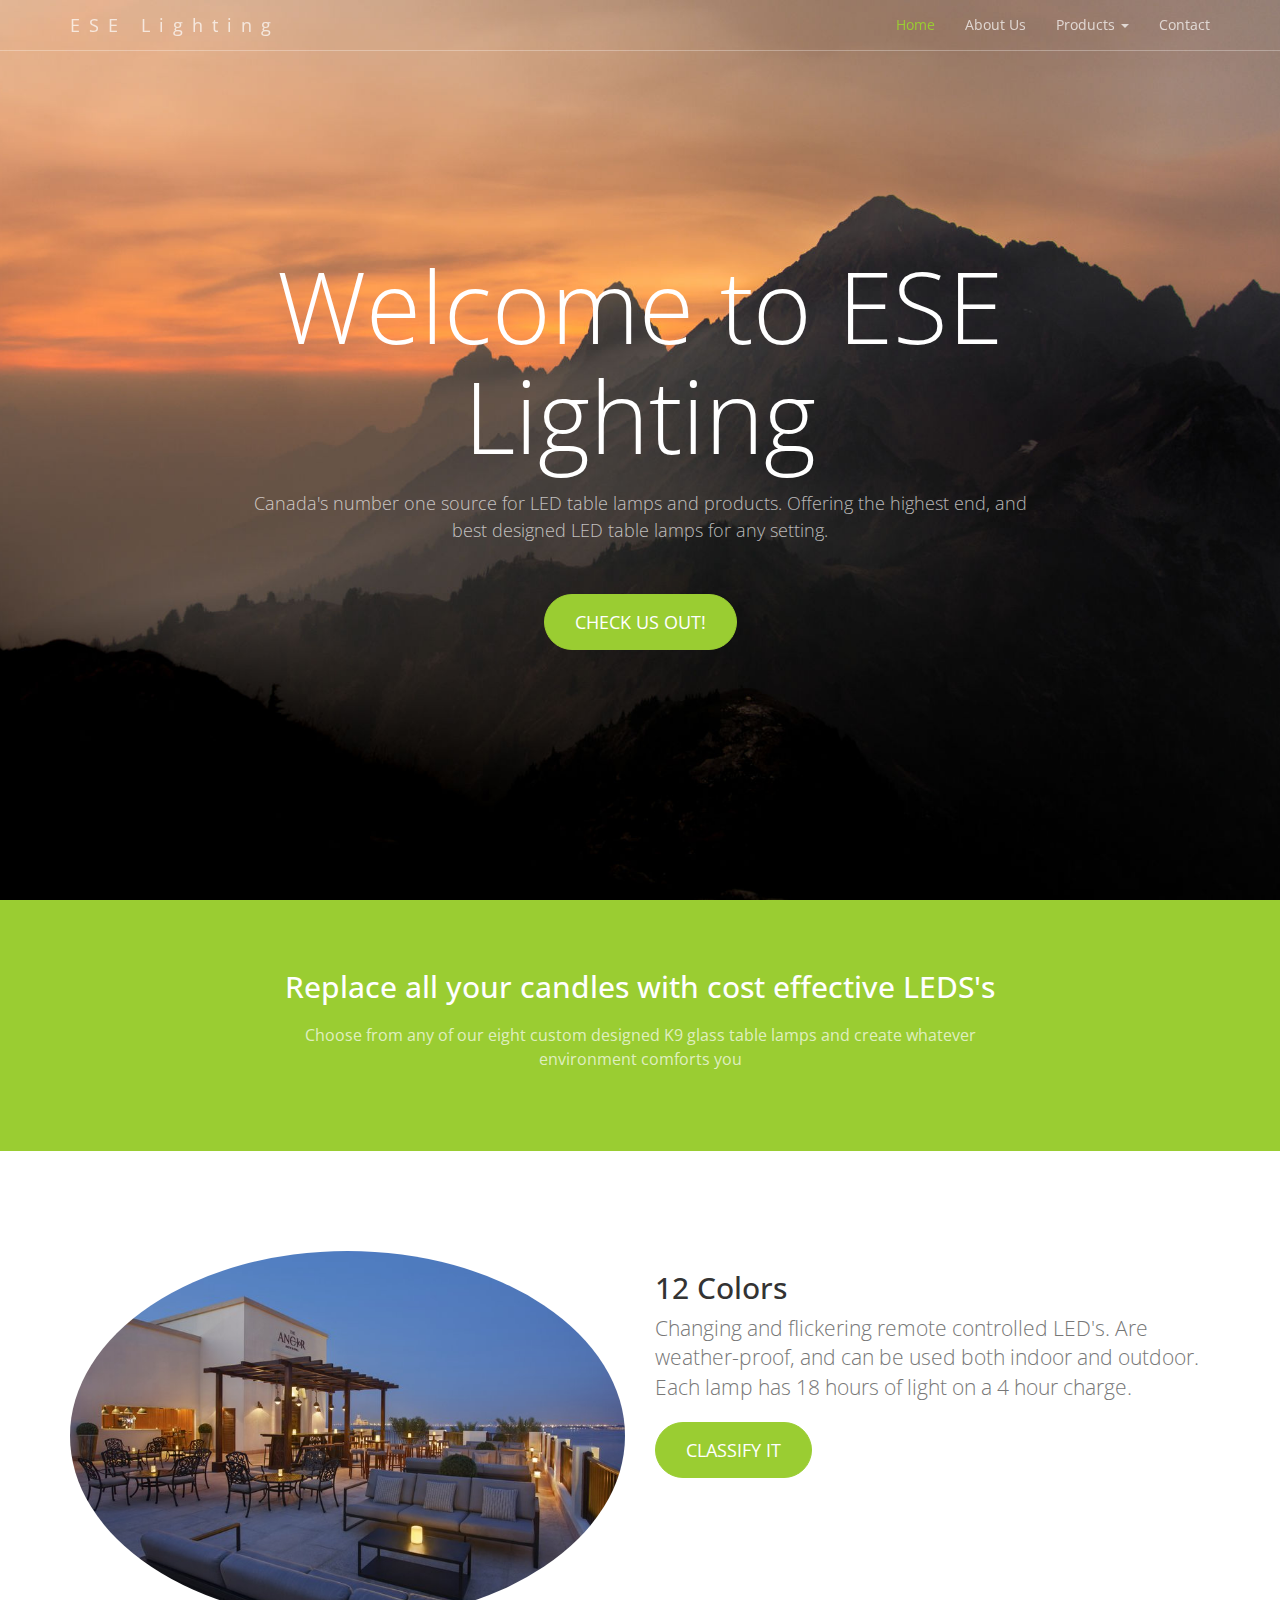
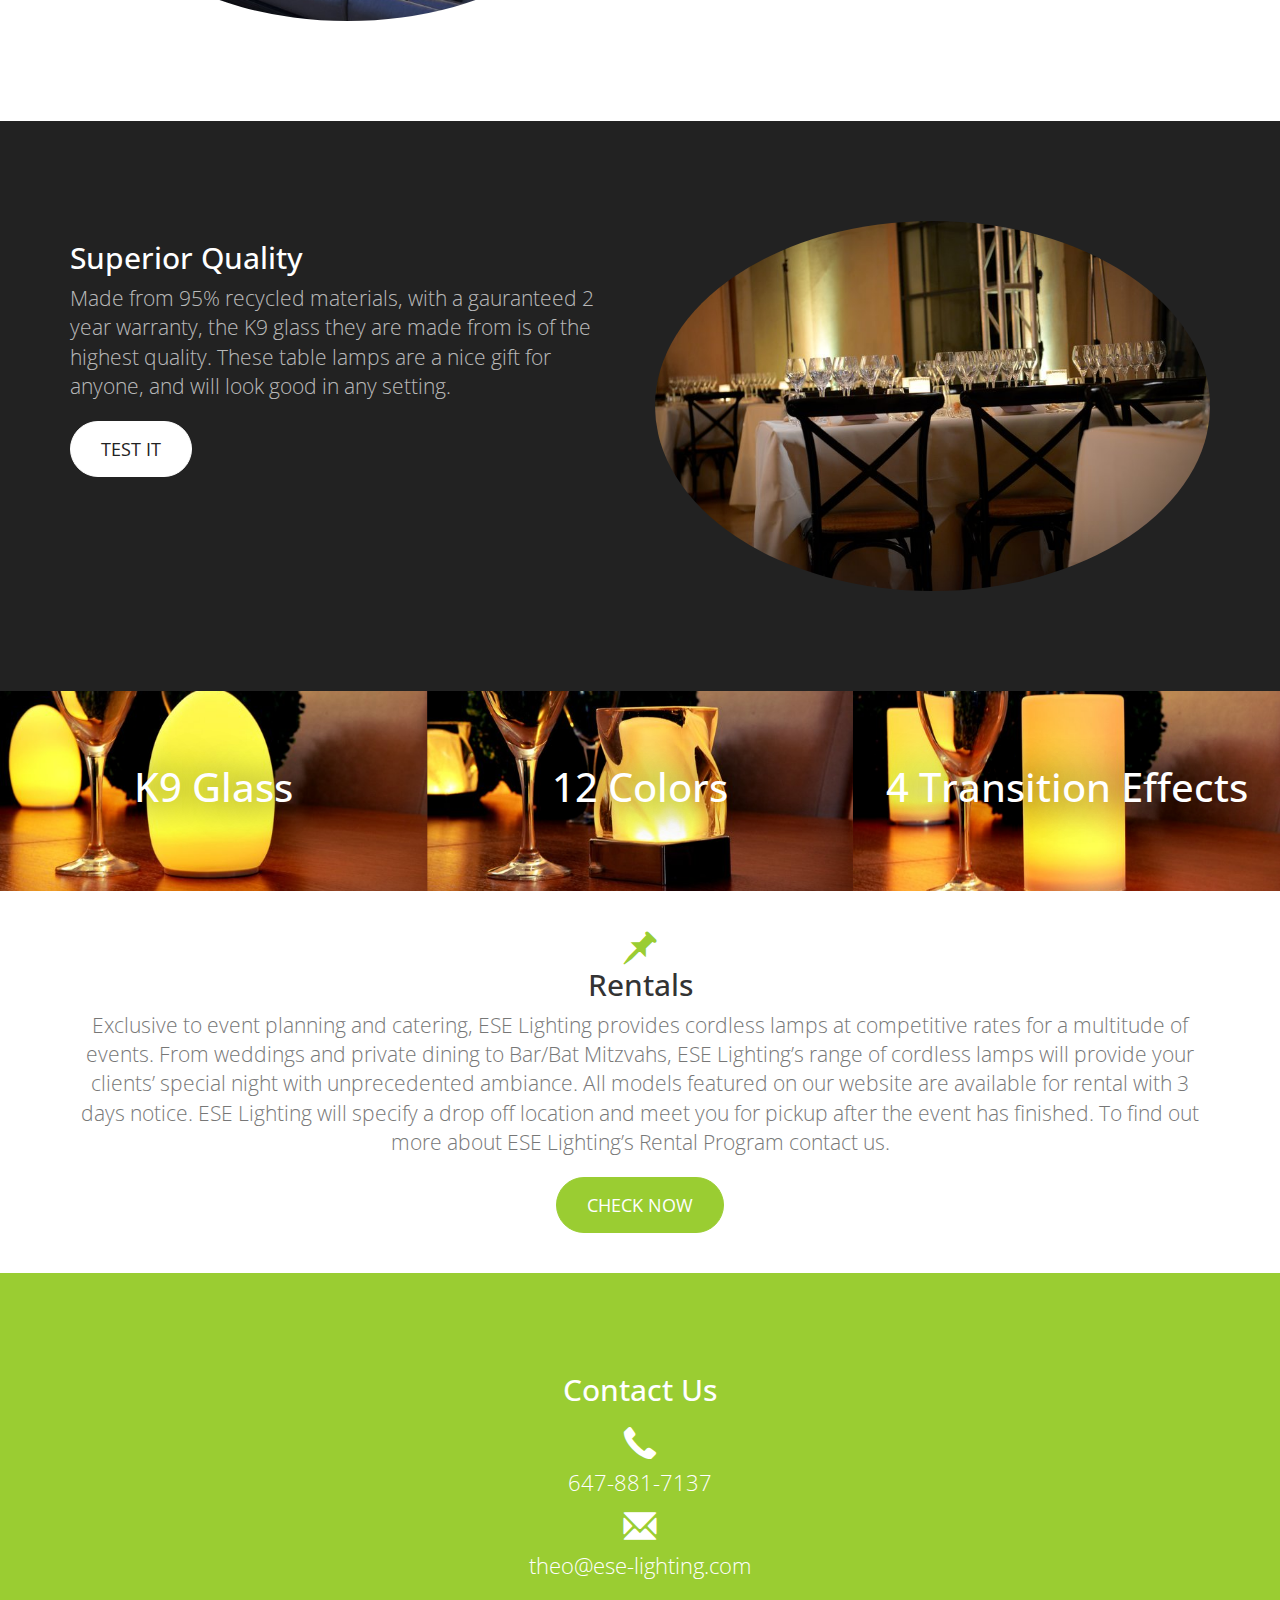
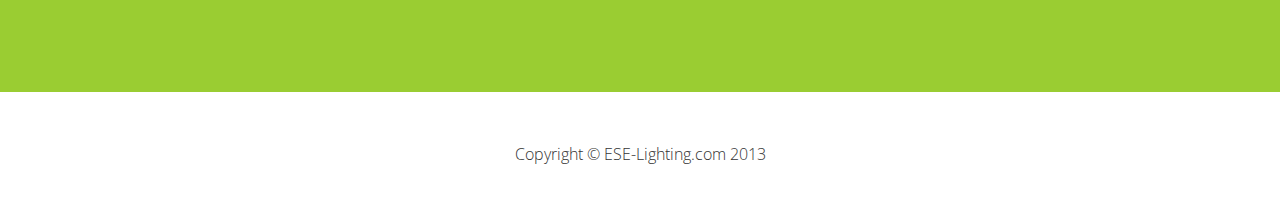
<file: index.html>
<!DOCTYPE html>
<html lang="en">

<head>

    <meta charset="utf-8">
    <meta http-equiv="X-UA-Compatible" content="IE=edge">
    <meta name="viewport" content="width=device-width, initial-scale=1">

    <title>ESE Lighting</title>

    <!-- Bootstrap Core CSS -->
    <link href="css/bootstrap.min.css" rel="stylesheet">

    <!-- Custom CSS: You can use this stylesheet to override any Bootstrap styles and/or apply your own styles -->
    <link href="css/custom.css" rel="stylesheet">

    <!-- Custom Fonts from Google -->
    <link href='http://fonts.googleapis.com/css?family=Open+Sans:300italic,400italic,600italic,700italic,800italic,400,300,600,700,800' rel='stylesheet' type='text/css'>
    
</head>

<body>

    <!-- Navigation -->
    <nav id="siteNav" class="navbar navbar-default navbar-fixed-top" role="navigation">
        <div class="container">
            <!-- Logo and responsive toggle -->
            <div class="navbar-header">
                <button type="button" class="navbar-toggle" data-toggle="collapse" data-target="#navbar">
                    <span class="sr-only">Toggle navigation</span>
                    <span class="icon-bar"></span>
                    <span class="icon-bar"></span>
                    <span class="icon-bar"></span>
                </button>
                <a class="navbar-brand" href="index.html">
                	ESE Lighting
                </a>
            </div>
            <!-- Navbar links -->
            <div class="collapse navbar-collapse" id="navbar">
                <ul class="nav navbar-nav navbar-right">
                    <li class="active">
                        <a href="index.html">Home</a>
                    </li>
                    <li>
                        <a href="about.html">About Us</a>
                    </li>
					<li class="dropdown">
						<a href="products.html" class="dropdown-toggle" data-toggle="dropdown" role="button" aria-haspopup="true" aria-expanded="false">Products <span class="caret"></span></a>
						<ul class="dropdown-menu" aria-labelledby="about-us">
							<li><a href="products.html">Table Lamps</a></li>
							<li><a href="brochure.html">Brochure</a></li>
							<li><a href="benefits.html">Benefits</a></li>
						</ul>
					</li>
                    <li>
                        <a href="contact.html">Contact</a>
                    </li>
                </ul>
                
            </div><!-- /.navbar-collapse -->
        </div><!-- /.container -->
    </nav>

	<!-- Header -->
    <header>
        <div class="header-content">
            <div class="header-content-inner">
                <h1>Welcome to ESE Lighting</h1>
                <p>Canada's number one source for LED table lamps and products. Offering the highest end, and best designed LED table lamps for any setting.</p>
                <a href="products.html" class="btn btn-primary btn-lg">Check us out!</a>
            </div>
        </div>
    </header>

	<!-- Intro Section -->
    <section class="intro">
        <div class="container">
            <div class="row">
                <div class="col-lg-8 col-lg-offset-2">
                    <h2 class="section-heading">Replace all your candles with cost effective LEDS's</h2>
                    <p class="text-light">Choose from any of our eight custom designed K9 glass table lamps and create whatever environment comforts you</p>
                </div>
            </div>
        </div>
    </section>

	<!-- Content 1 -->
    <section class="content">
        <div class="container">
            <div class="row">
                <div class="col-sm-6">
                    <img class="img-responsive img-circle center-block" src="images/photo1.jpeg" alt="">
                </div>
                <div class="col-sm-6">
                	<h2 class="section-header">12 Colors</h2>
                	<p class="lead text-muted">Changing and flickering remote controlled LED's. Are weather-proof, and can be used both indoor and outdoor. Each lamp has 18 hours of light on a 4 hour charge.</p>
                	<a href="products.html" class="btn btn-primary btn-lg">Classify It</a>
                </div>                
                
            </div>
        </div>
    </section>

	<!-- Content 2 -->
     <section class="content content-2">
        <div class="container">
            <div class="row">
                <div class="col-sm-6">
                	<h2 class="section-header">Superior Quality</h2>
                	<p class="lead text-light">Made from 95% recycled materials, with a gauranteed 2 year warranty, the K9 glass they are made from is of the highest quality. These table lamps are a nice gift for anyone, and will look good in any setting.</p>
                	<a href="products.html" class="btn btn-default btn-lg">Test It</a>
                </div>    
                <div class="col-sm-6">
                    <img class="img-responsive img-circle center-block" src="images/photo2.jpeg" alt="">
                </div>            
                
            </div>
        </div>
    </section>    

    <!-- Promos -->
	<div class="container-fluid">
        <div class="row promo">
        	<a href="products.html">
				<div class="col-md-4 promo-item item-1">
					<h3>
						K9 Glass
					</h3>
				</div>
            </a>
            <a href="products.html">
				<div class="col-md-4 promo-item item-2">
					<h3>
						12 Colors
					</h3>
				</div>
            </a>
			
			<a href="products.html">
				<div class="col-md-4 promo-item item-3">
					<h3>
						4 Transition Effects
					</h3>
				</div>
            </a>
        </div>
    </div><!-- /.container-fluid -->

	<!-- Content 3 -->
     <section class="content content-3">
        <div class="container">
			<h2 class="section-header"><span class="glyphicon glyphicon-pushpin text-primary"></span><br> Rentals</h2>
			<p class="lead text-muted">Exclusive to event planning and catering, ESE Lighting provides cordless lamps  at competitive rates for a multitude of events. From weddings and private dining to Bar/Bat Mitzvahs, ESE Lighting’s range of cordless lamps will provide your clients’ special night with unprecedented ambiance. All models featured on our website are available for rental with 3 days notice. ESE Lighting will specify a drop off location and meet you for pickup after the event has finished. To find out more about ESE Lighting’s Rental Program contact us.</p> 
                    <a href="#" class="btn btn-primary btn-lg">Check Now</a>               
            </div>
        </div>
    </section>
    
	<!-- Footer -->
    <footer class="page-footer">
    
    	<!-- Contact Us -->
        <div class="contact">
        	<div class="container">
				<h2 class="section-heading">Contact Us</h2>
				<p><span class="glyphicon glyphicon-earphone"></span><br> 647-881-7137</p>
				<p><span class="glyphicon glyphicon-envelope"></span><br> theo@ese-lighting.com</p>
        	</div>
        </div>
        	
        <!-- Copyright etc -->
        <div class="small-print">
        	<div class="container">
        		<p>Copyright &copy; ESE-Lighting.com 2013</p>
        	</div>
        </div>
        
    </footer>

    <!-- jQuery -->
    <script src="js/jquery-1.11.3.min.js"></script>

    <!-- Bootstrap Core JavaScript -->
    <script src="js/bootstrap.min.js"></script>

    <!-- Plugin JavaScript -->
    <script src="js/jquery.easing.min.js"></script>
    
    <!-- Custom Javascript -->
    <script src="js/custom.js"></script>

</body>

</html>
</file>
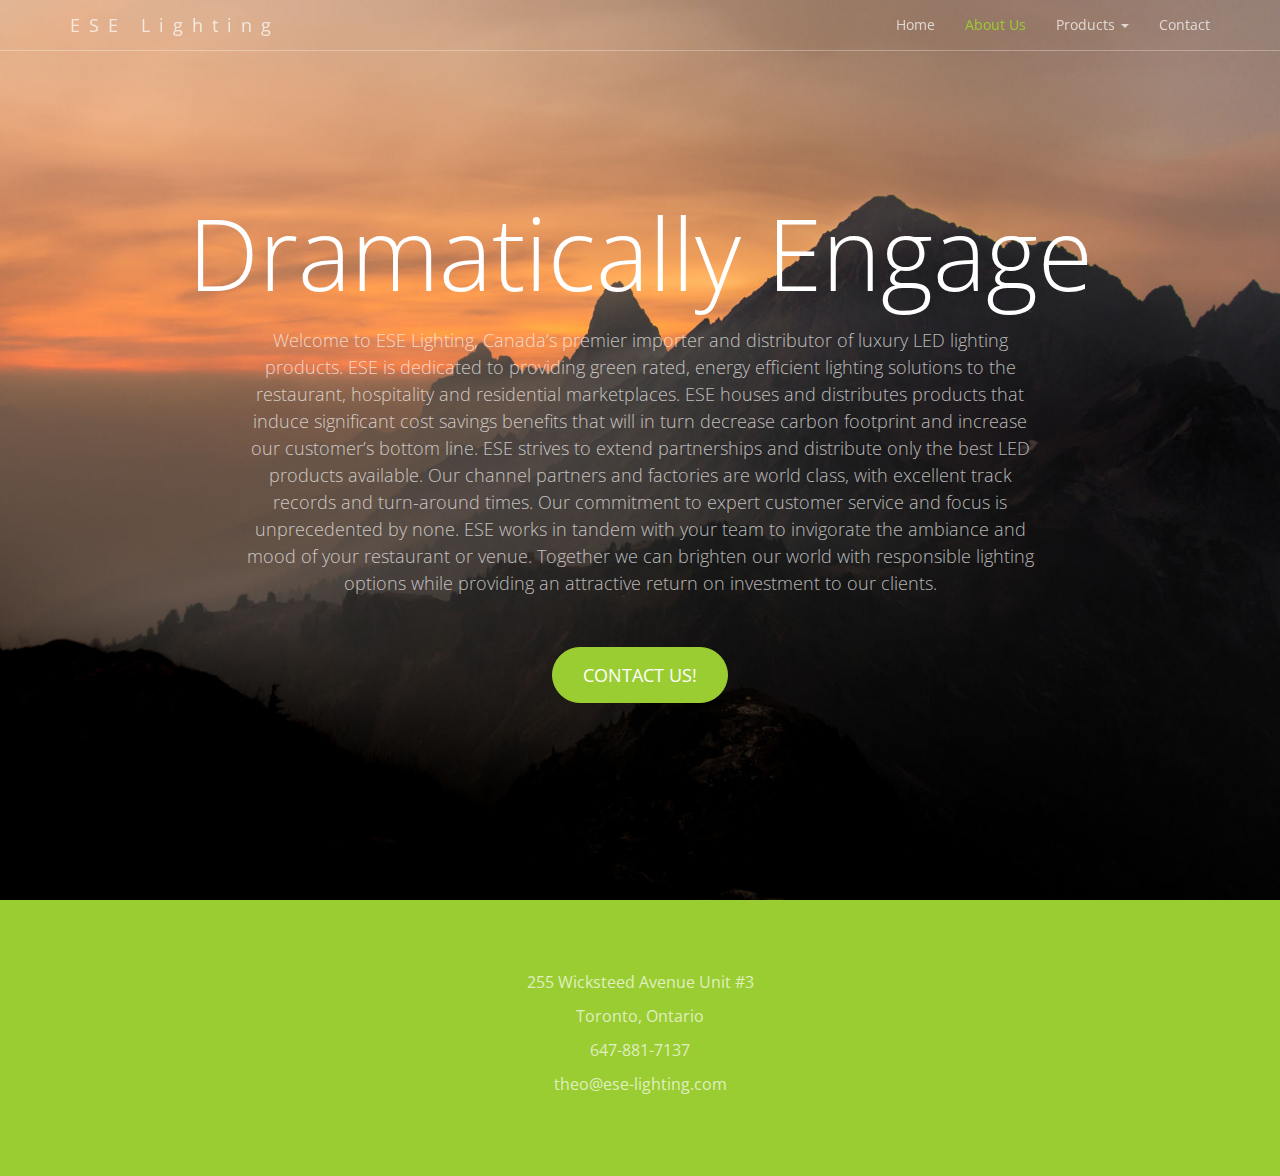
<file: about.html>
<!DOCTYPE html>
<html lang="en">

<head>

    <meta charset="utf-8">
    <meta http-equiv="X-UA-Compatible" content="IE=edge">
    <meta name="viewport" content="width=device-width, initial-scale=1">

    <title>ESE Lighting</title>

    <!-- Bootstrap Core CSS -->
    <link href="css/bootstrap.min.css" rel="stylesheet">

    <!-- Custom CSS -->
    <link href="css/custom.css" rel="stylesheet">

    <!-- Custom Fonts from Google -->
    <link href='http://fonts.googleapis.com/css?family=Open+Sans:300italic,400italic,600italic,700italic,800italic,400,300,600,700,800' rel='stylesheet' type='text/css'>
    
</head>

<body>

    <!-- Navigation -->
    <nav id="siteNav" class="navbar navbar-default navbar-fixed-top" role="navigation">
        <div class="container">
            <!-- Logo and responsive toggle -->
            <div class="navbar-header">
                <button type="button" class="navbar-toggle" data-toggle="collapse" data-target="#navbar">
                    <span class="sr-only">Toggle navigation</span>
                    <span class="icon-bar"></span>
                    <span class="icon-bar"></span>
                    <span class="icon-bar"></span>
                </button>
                <a class="navbar-brand" href="index.html">
                	ESE Lighting
                </a>
            </div>
            <!-- Navbar links -->
            <div class="collapse navbar-collapse" id="navbar">
                <ul class="nav navbar-nav navbar-right">
                    <li>
                        <a href="index.html">Home</a>
                    </li>
                    <li class="active">
                        <a href="about.html">About Us</a>
                    </li>
					<li class="dropdown">
						<a href="products.html" class="dropdown-toggle" data-toggle="dropdown" role="button" aria-haspopup="true" aria-expanded="false">Products <span class="caret"></span></a>
						<ul class="dropdown-menu" aria-labelledby="about-us">
							<li><a href="products.html">Table Lamps</a></li>
							<li><a href="brochure.html">Brochure</a></li>
							<li><a href="benefits.html">Benefits</a></li>
						</ul>
					</li>
                    <li>
                        <a href="contact.html">Contact</a>
                    </li>
                </ul>
                
            </div><!-- /.navbar-collapse -->
        </div><!-- /.container -->
    </nav>

	<!-- Header -->
    <header >
        <div class="header-content">
            <div class="header-content-inner">
                <h1>Dramatically Engage</h1>
                <p>Welcome to ESE Lighting, Canada’s premier importer and distributor of luxury LED lighting products. ESE is dedicated to providing green rated, energy efficient lighting solutions to the restaurant, hospitality and residential marketplaces. ESE houses and distributes products that induce significant cost savings benefits that will in turn decrease carbon footprint and increase our customer’s bottom line. ESE strives to extend partnerships and distribute only the best LED products available. Our channel partners and factories are world class, with excellent track records and turn-around times. Our commitment to expert customer service and focus is unprecedented by none. ESE works in tandem with your team to invigorate the ambiance and mood of your restaurant or venue. Together we can brighten our world with responsible lighting options while providing an attractive return on investment to our clients.</p>
                <a href="contact.html" class="btn btn-primary btn-lg">Contact Us!</a>
            </div>
        </div>
    </header>

	<!-- Substitute Footer for small page -->
    <section class="intro">
        <div class="container">
            <div class="row">
                <div class="col-lg-8 col-lg-offset-2">
                	<!--<span class="glyphicon glyphicon-apple" style="font-size: 60px"></span> -->
                    <!--<h2 class="section-heading">Completely synergize resource taxing relationships</h2>-->
                    <p class="text-light">255 Wicksteed Avenue Unit #3</p>
                    <p class="text-light">Toronto, Ontario</p>
                    <p class="text-light">647-881-7137</p>
                    <p class="text-light">theo@ese-lighting.com</p>
                </div>
            </div>
        </div>
    </section>
</file>
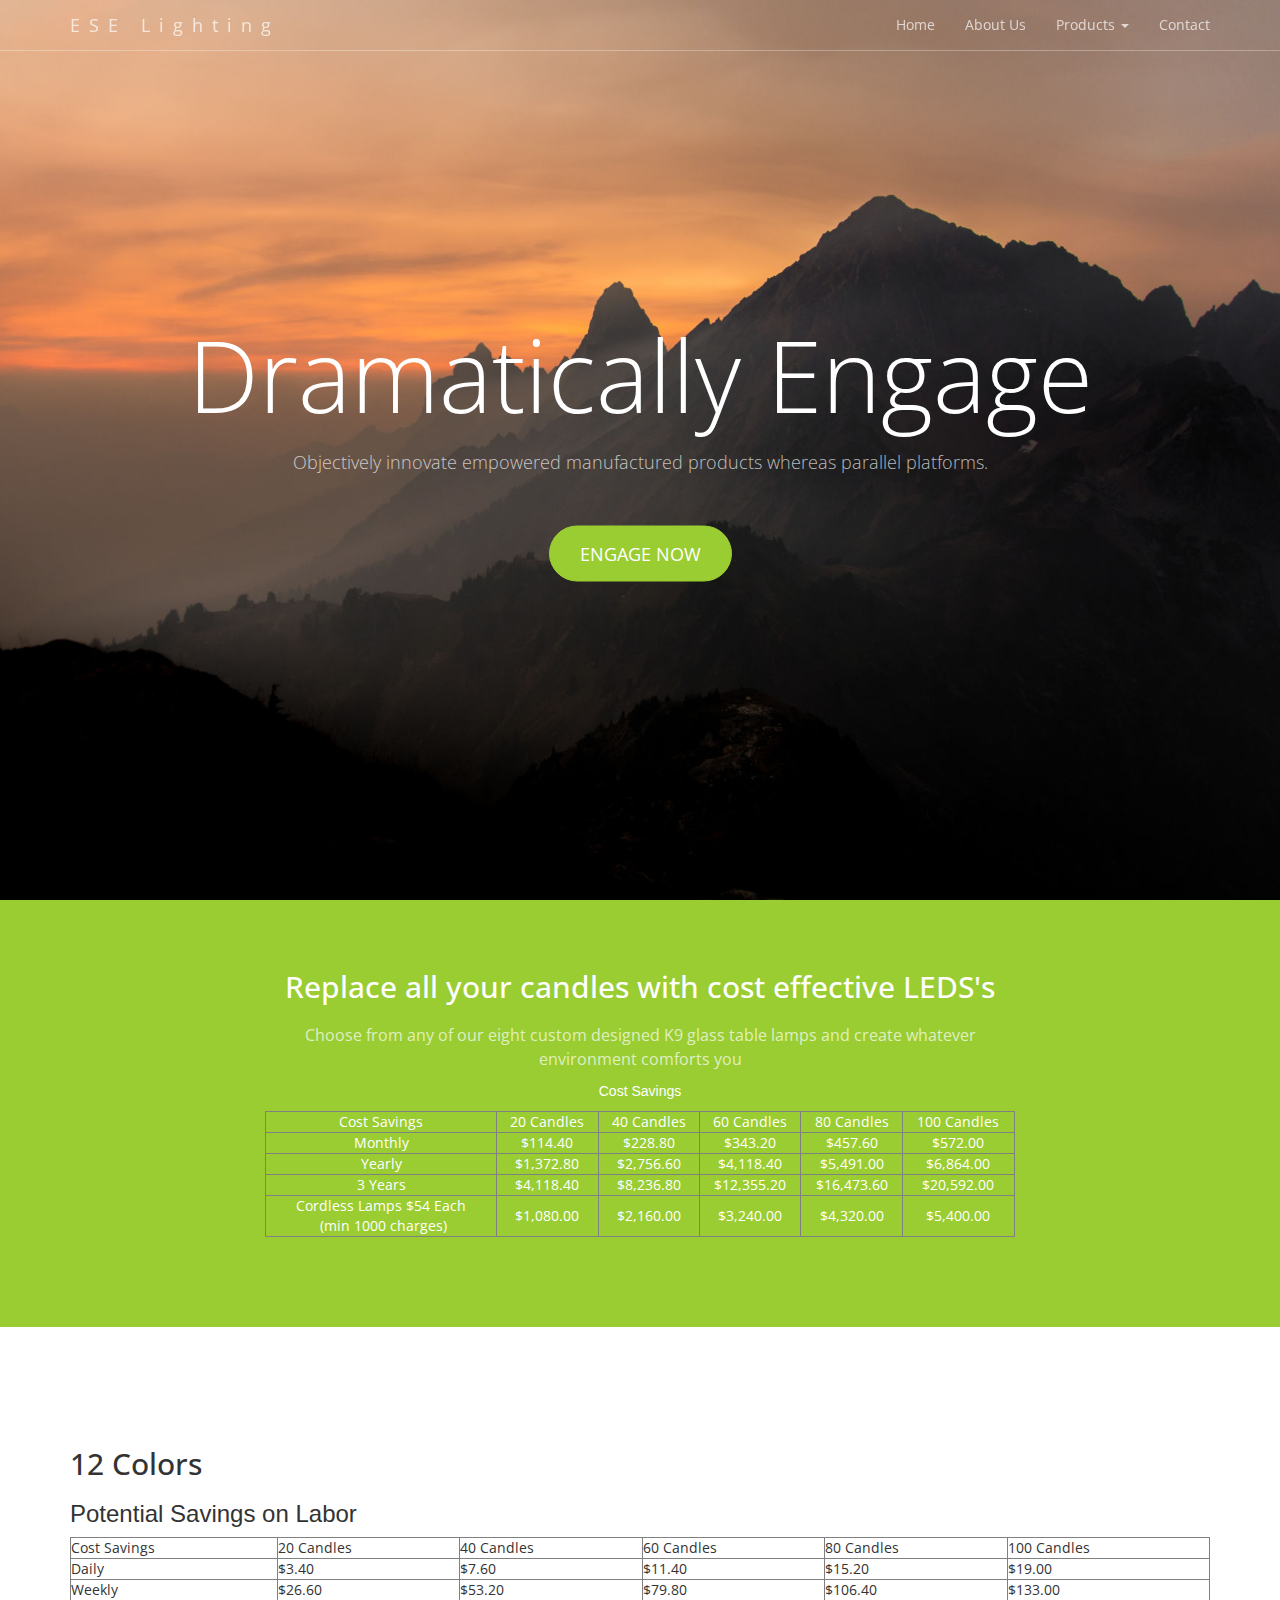
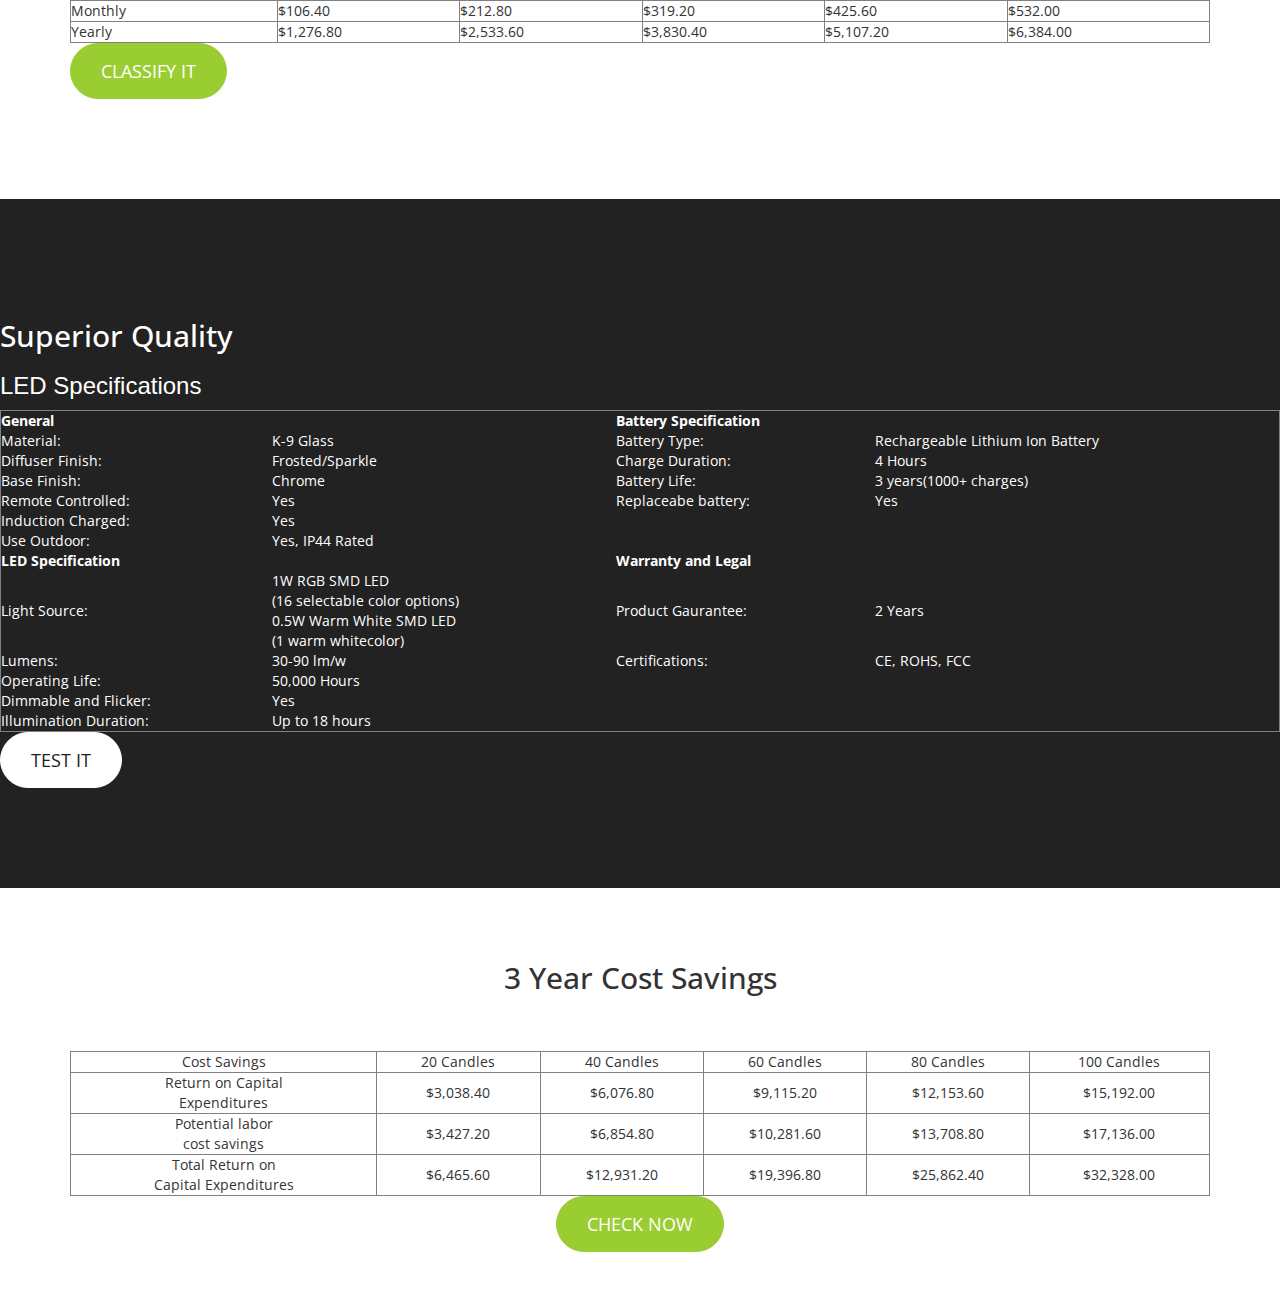
<file: benefits.html>
<!DOCTYPE html>
<html lang="en">

<head>

    <meta charset="utf-8">
    <meta http-equiv="X-UA-Compatible" content="IE=edge">
    <meta name="viewport" content="width=device-width, initial-scale=1">

    <title>ESE Lighting</title>

    <!-- Bootstrap Core CSS -->
    <link href="css/bootstrap.min.css" rel="stylesheet">

    <!-- Custom CSS: You can use this stylesheet to override any Bootstrap styles and/or apply your own styles -->
    <link href="css/custom.css" rel="stylesheet">

    <!-- Custom Fonts from Google -->
    <link href='http://fonts.googleapis.com/css?family=Open+Sans:300italic,400italic,600italic,700italic,800italic,400,300,600,700,800' rel='stylesheet' type='text/css'>
    
</head>

<body>

    <!-- Navigation -->
    <nav id="siteNav" class="navbar navbar-default navbar-fixed-top" role="navigation">
        <div class="container">
            <!-- Logo and responsive toggle -->
            <div class="navbar-header">
                <button type="button" class="navbar-toggle" data-toggle="collapse" data-target="#navbar">
                    <span class="sr-only">Toggle navigation</span>
                    <span class="icon-bar"></span>
                    <span class="icon-bar"></span>
                    <span class="icon-bar"></span>
                </button>
                <a class="navbar-brand" href="index.html">
                	ESE Lighting
                </a>
            </div>
            <!-- Navbar links -->
            <div class="collapse navbar-collapse" id="navbar">
                <ul class="nav navbar-nav navbar-right">
                    <li>
                        <a href="index.html">Home</a>
                    </li>
                    <li>
                        <a href="about.html">About Us</a>
                    </li>
					<li class="dropdown">
						<a href="products.html" class="dropdown-toggle" data-toggle="dropdown" role="button" aria-haspopup="true" aria-expanded="false">Products <span class="caret"></span></a>
						<ul class="dropdown-menu" aria-labelledby="about-us">
							<li><a href="products.html">Table Lamps</a></li>
							<li><a href="brochure.html">Brochure</a></li>
							<li class="active"><a href="benefits.html">Benefits</a></li>
						</ul>
					</li>
                    <li>
                        <a href="#">Contact</a>
                    </li>
                </ul>
                
            </div><!-- /.navbar-collapse -->
        </div><!-- /.container -->
    </nav>

	<!-- Header -->
    <header>
        <div class="header-content">
            <div class="header-content-inner">
                <h1>Dramatically Engage</h1>
                <p>Objectively innovate empowered manufactured products whereas parallel platforms.</p>
                <a href="#" class="btn btn-primary btn-lg">Engage Now</a>
            </div>
        </div>
    </header>

	<!-- Intro Section -->
    <section class="intro">
        <div class="container">
            <div class="row">
                <div class="col-lg-8 col-lg-offset-2">
                    <h2 class="section-heading">Replace all your candles with cost effective LEDS's</h2>
                    <p class="text-light">Choose from any of our eight custom designed K9 glass table lamps and create whatever environment comforts you</p>
                    <span style="font-family: Arial,&quot;Helvetica Neue&quot;,Helvetica,sans-serif;">Cost Savings</span><br><p>
  
  </p><table style="width:100%" border="1">
  <tbody><tr>
    <td>Cost Savings</td>
    <td>20 Candles</td>
    <td>40 Candles</td>
    <td>60 Candles</td>
    <td>80 Candles</td>
    <td>100 Candles</td>
  </tr>
  <tr>
    <td>Monthly</td>
    <td>$114.40</td>
    <td>$228.80</td>
    <td>$343.20</td>
    <td>$457.60</td>
    <td>$572.00</td>
    </tr>
    <tr>
      <td>Yearly</td>
      <td>$1,372.80</td>
      <td>$2,756.60</td>
      <td>$4,118.40</td>
      <td>$5,491.00</td>
      <td>$6,864.00</td>
    </tr>
    <tr>
      <td>3 Years</td>
      <td>$4,118.40</td>
      <td>$8,236.80</td>
      <td>$12,355.20</td>
      <td>$16,473.60</td>
      <td>$20,592.00</td>
    </tr>
    <tr>
      <td>Cordless Lamps $54 Each<br>&nbsp;(min 1000 charges)</td>
      <td>$1,080.00</td>
      <td>$2,160.00</td>
      <td>$3,240.00</td>
      <td>$4,320.00</td>
      <td>$5,400.00</td>
    </tr></tbody></table><h3>

                </div>
            </div>
        </div>
    </section>

	<!-- Content 1 -->
    <section class="content">
        <div class="container">
                	<h2 class="section-header">12 Colors</h2>
                	<p class="lead text-muted">  </h3><h3><span style="font-family: Arial,&quot;Helvetica Neue&quot;,Helvetica,sans-serif;">Potential Savings on Labor<br></span>
</h3>
<table style="width:100%" border="1">
  <tbody><tr>
    <td>Cost Savings</td>
    <td>20 Candles</td>
    <td>40 Candles</td>
    <td>60 Candles</td>
    <td>80 Candles</td>
    <td>100 Candles</td>
  </tr>
  <tr>
    <td>Daily</td>
    <td>$3.40</td>
    <td>$7.60</td>
    <td>$11.40</td>
    <td>$15.20</td>
    <td>$19.00</td>
  </tr>
  <tr>
    <td>Weekly</td>
    <td>$26.60</td>
    <td>$53.20</td>
    <td>$79.80</td>
    <td>$106.40</td>
    <td>$133.00</td>
  </tr>
  <tr>
    <td>Monthly</td>
    <td>$106.40</td>
    <td>$212.80</td>
    <td>$319.20</td>
    <td>$425.60</td>
    <td>$532.00</td>
  </tr>
  <tr>
    <td>Yearly</td>
    <td>$1,276.80</td>
    <td>$2,533.60</td>
    <td>$3,830.40</td>
    <td>$5,107.20</td>
    <td>$6,384.00</td>
</tr></tbody></table>
                	<a href="#" class="btn btn-primary btn-lg">Classify It</a>
                </div>                
                
            </div>
        </div>
    </section>

	<!-- Content 2 -->
     <section class="content content-2">
    <h2 class="section-header">Superior Quality</h2>
<h3><span style="font-family: Arial,&quot;Helvetica Neue&quot;,Helvetica,sans-serif;">LED Specifications</span><br></h3>
<p></p><table style="width:100%" rules="NONE" border="1">
  <tbody><tr>
    <td><b> General</b></td>
    <td> </td>
    <td><b>Battery Specification</b></td>
  </tr>
  <tr>
    <td> Material:</td>
    <td>K-9 Glass</td>
    <td>Battery Type:</td>
    <td>Rechargeable Lithium Ion Battery</td>
  </tr>
  <tr>
    <td> Diffuser Finish:</td>
    <td>Frosted/Sparkle</td>
    <td>Charge Duration:</td>
    <td>4 Hours</td>
  </tr>
  <tr>
    <td> Base Finish:</td>
    <td>Chrome</td>
    <td>Battery Life:</td>
    <td>3 years(1000+ charges)</td>
  </tr>
  <tr>
    <td> Remote Controlled:</td>
    <td>Yes</td>
    <td>Replaceabe battery:</td>
    <td>Yes</td>
  </tr>
  <tr>
    <td> Induction Charged:</td>
    <td>Yes</td>
  </tr>
  <tr>
    <td> Use Outdoor:</td>
    <td>Yes, IP44 Rated</td>
  </tr>
    <tr>
      <td><b>LED Specification</b></td>
      <td> </td>
      <td><b>Warranty and Legal</b></td>
    </tr>
    <tr>
      <td>Light Source:</td>
      <td>1W RGB SMD LED <br>(16 selectable color options)&nbsp; <br>0.5W Warm White SMD LED<br>(1 warm whitecolor)</td>
      <td>Product Gaurantee:</td>
      <td>2 Years</td>
    </tr>
    <tr>
      <td>Lumens:</td>
      <td>30-90 lm/w</td>
      <td>Certifications:</td>
      <td>CE, ROHS, FCC</td>
    </tr>
    <tr>
      <td>Operating Life:</td>
      <td>50,000 Hours</td>
    </tr>
    <tr>
      <td>Dimmable and Flicker:</td>
      <td>Yes</td>
    </tr>
    <tr>
      <td>Illumination Duration:</td>
      <td>Up to 18 hours</td>
    </tr>
  

</tbody></table>
                	<a href="#" class="btn btn-default btn-lg">Test It</a>
                </div>             
            </div>
        </div>
    </section>    
    <!-- Content 3 -->
     <section class="content content-3">
        <div class="container">
			<h2 class="section-header"><br>3 Year Cost Savings</h2>
			<p class="lead text-muted"><h3><span style="font-family: Arial,&quot;Helvetica Neue&quot;,Helvetica,sans-serif;"><br></span>
</h3>
<table style="width:100%" border="1">
  <tbody>
    <tr>
    <td>Cost Savings</td>
    <td>20 Candles</td>
    <td>40 Candles</td>
    <td>60 Candles</td>
    <td>80 Candles</td>
    <td>100 Candles</td>
    </tr>
    <tr>
    <td>Return on Capital <br>Expenditures</td>
    <td>$3,038.40</td>
    <td>$6,076.80</td>
    <td>$9,115.20</td>
    <td>$12,153.60</td>
    <td>$15,192.00</td>
  </tr>
  <tr>
    <td>Potential labor <br>cost savings</td>
    <td>$3,427.20</td>
    <td>$6,854.80</td>
    <td>$10,281.60</td>
    <td>$13,708.80</td>
    <td>$17,136.00</td>
  </tr>
  <tr>
    <td>Total Return on <br>Capital Expenditures</td>
    <td>$6,465.60</td>
    <td>$12,931.20</td>
    <td>$19,396.80</td>
    <td>$25,862.40</td>
    <td>$32,328.00</td>
  </tr>
</tbody></table>
                    <a href="#" class="btn btn-primary btn-lg">Check Now</a>               
            </div>
        </div>
    </section>
</file>
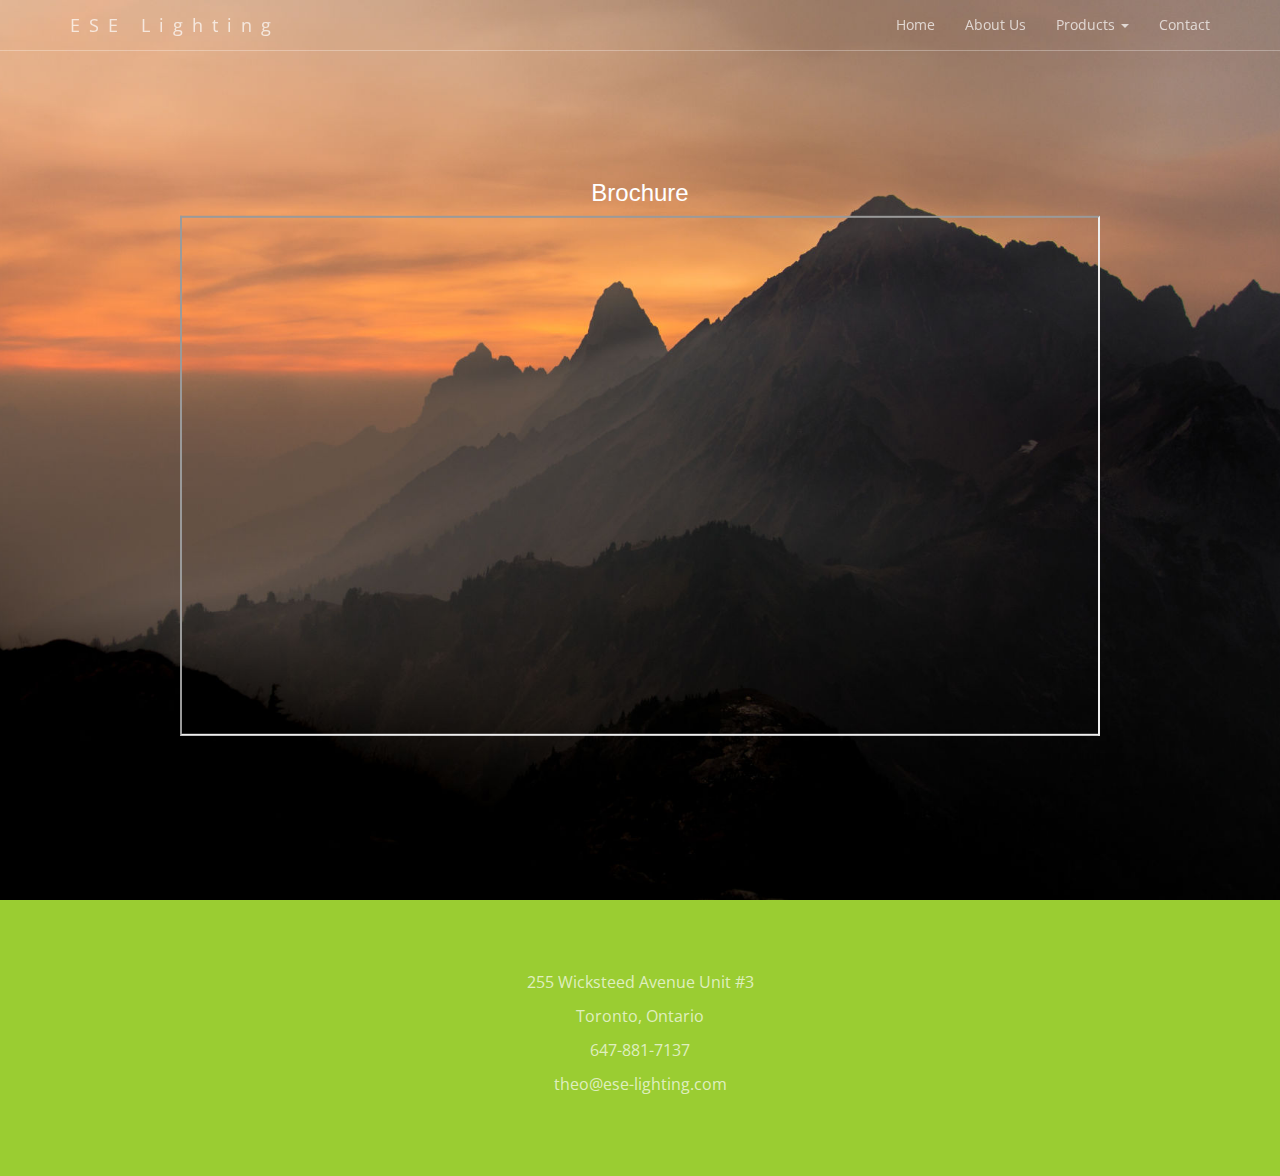
<file: brochure.html>
<!DOCTYPE html>
<html lang="en">

<head>

    <meta charset="utf-8">
    <meta http-equiv="X-UA-Compatible" content="IE=edge">
    <meta name="viewport" content="width=device-width, initial-scale=1">

    <title>ESE Lighting</title>

    <!-- Bootstrap Core CSS -->
    <link href="css/bootstrap.min.css" rel="stylesheet">

    <!-- Custom CSS -->
    <link href="css/custom.css" rel="stylesheet">

    <!-- Custom Fonts from Google -->
    <link href='http://fonts.googleapis.com/css?family=Open+Sans:300italic,400italic,600italic,700italic,800italic,400,300,600,700,800' rel='stylesheet' type='text/css'>
    
</head>

<body>

    <!-- Navigation -->
    <nav id="siteNav" class="navbar navbar-default navbar-fixed-top" role="navigation">
        <div class="container">
            <!-- Logo and responsive toggle -->
            <div class="navbar-header">
                <button type="button" class="navbar-toggle" data-toggle="collapse" data-target="#navbar">
                    <span class="sr-only">Toggle navigation</span>
                    <span class="icon-bar"></span>
                    <span class="icon-bar"></span>
                    <span class="icon-bar"></span>
                </button>
                <a class="navbar-brand" href="index.html">
                	ESE Lighting
                </a>
            </div>
            <!-- Navbar links -->
            <div class="collapse navbar-collapse" id="navbar">
                <ul class="nav navbar-nav navbar-right">
                    <li>
                        <a href="index.html">Home</a>
                    </li>
                    <li>
                        <a href="about.html">About Us</a>
                    </li>
					<li class="dropdown" class="active">
						<a href="#" class="dropdown-toggle" data-toggle="dropdown" role="button" aria-haspopup="true" aria-expanded="false">Products <span class="caret"></span></a>
						<ul class="dropdown-menu" aria-labelledby="about-us">
							<li><a href="products.html">Table Lamps</a></li>
							<li class="active"><a href="brochure.html">Brochure</a></li>
							<li><a href="benefits.html">Benefits</a></li>
						</ul>
					</li>
                    <li>
                        <a href="contact.html">Contact</a>
                    </li>
                </ul>
                
            </div><!-- /.navbar-collapse -->
        </div><!-- /.container -->
    </nav>

	<!-- Header -->
    <header >
        <div class="header-content">
            <div class="header-content-inner">
<h3><span style="font-family: Arial,&quot;Helvetica Neue&quot;,Helvetica,sans-serif;">Brochure</span><br></h3>
<div style="text-align: center;"><iframe src="https://drive.google.com/file/d/0B3u5g5tz-OwtOHFKZDdlWFpxV3M/preview" width="920" height="520"></iframe></div>
            </div>
        </div>
    </header>

	<!-- Substitute Footer for small page -->
    <section class="intro">
        <div class="container">
            <div class="row">
                <div class="col-lg-8 col-lg-offset-2">
                	<!--<span class="glyphicon glyphicon-apple" style="font-size: 60px"></span> -->
                    <!--<h2 class="section-heading">Completely synergize resource taxing relationships</h2>-->
                    <p class="text-light">255 Wicksteed Avenue Unit #3</p>
                    <p class="text-light">Toronto, Ontario</p>
                    <p class="text-light">647-881-7137</p>
                    <p class="text-light">theo@ese-lighting.com</p>
                </div>
            </div>
        </div>
    </section>
</file>
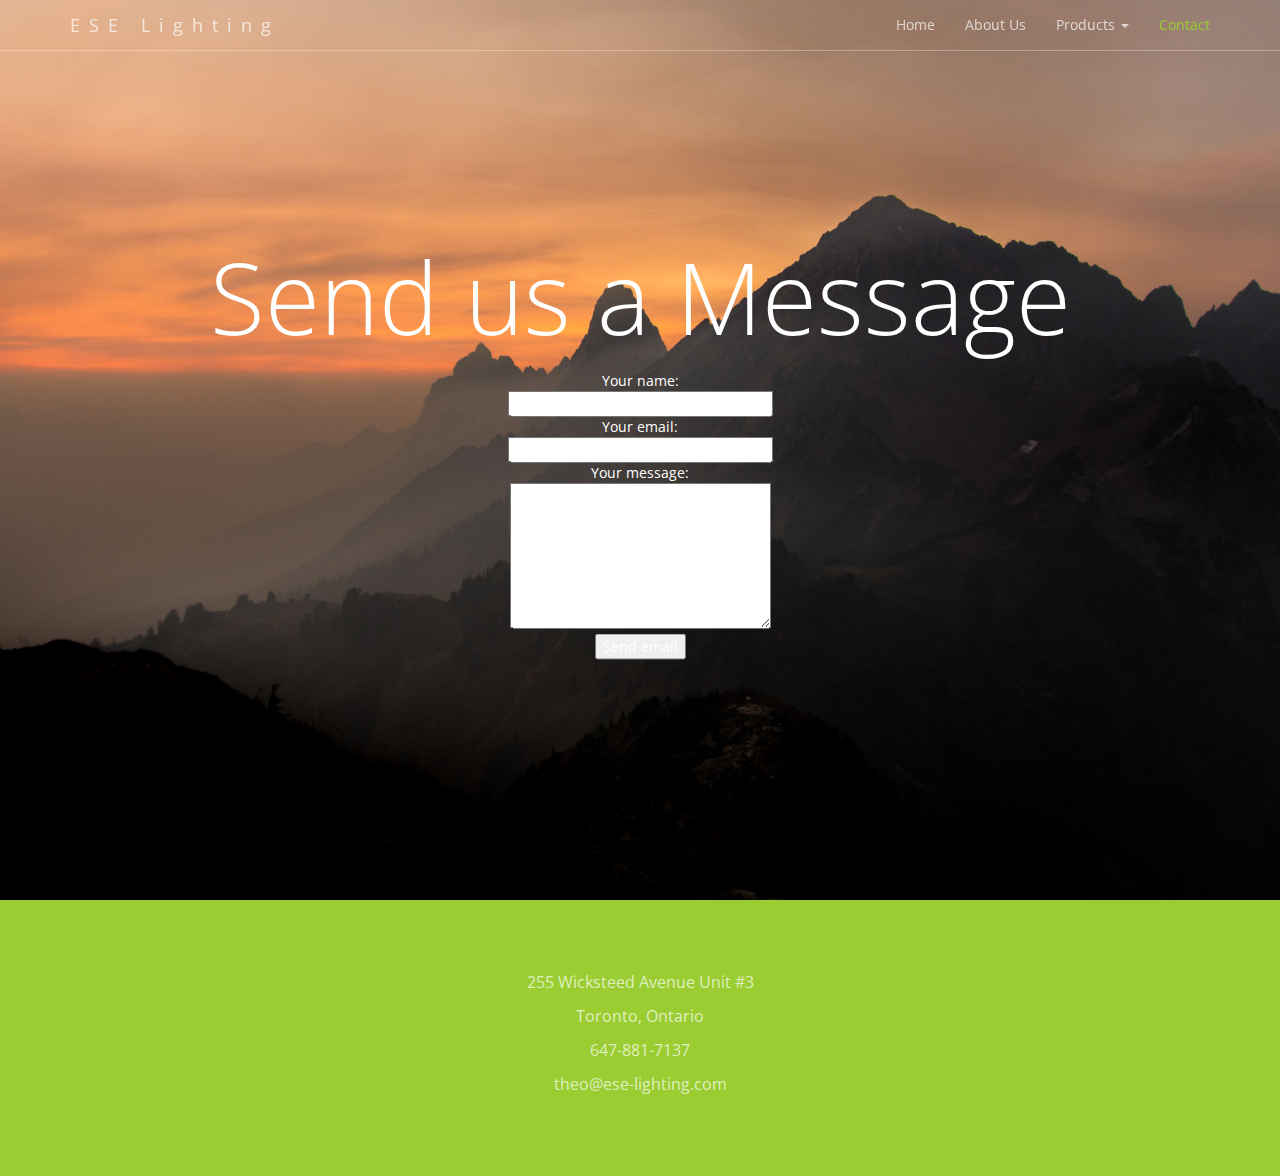
<file: contact.html>
<!DOCTYPE html>
<html lang="en">

<head>

    <meta charset="utf-8">
    <meta http-equiv="X-UA-Compatible" content="IE=edge">
    <meta name="viewport" content="width=device-width, initial-scale=1">

    <title>ESE Lighting</title>

    <!-- Bootstrap Core CSS -->
    <link href="css/bootstrap.min.css" rel="stylesheet">

    <!-- Custom CSS -->
    <link href="css/custom.css" rel="stylesheet">

    <!-- Custom Fonts from Google -->
    <link href='http://fonts.googleapis.com/css?family=Open+Sans:300italic,400italic,600italic,700italic,800italic,400,300,600,700,800' rel='stylesheet' type='text/css'>
    
</head>

<body>

    <!-- Navigation -->
    <nav id="siteNav" class="navbar navbar-default navbar-fixed-top" role="navigation">
        <div class="container">
            <!-- Logo and responsive toggle -->
            <div class="navbar-header">
                <button type="button" class="navbar-toggle" data-toggle="collapse" data-target="#navbar">
                    <span class="sr-only">Toggle navigation</span>
                    <span class="icon-bar"></span>
                    <span class="icon-bar"></span>
                    <span class="icon-bar"></span>
                </button>
                <a class="navbar-brand" href="index.html">
                	ESE Lighting
                </a>
            </div>
            <!-- Navbar links -->
            <div class="collapse navbar-collapse" id="navbar">
                <ul class="nav navbar-nav navbar-right">
                    <li>
                        <a href="index.html">Home</a>
                    </li>
                    <li>
                        <a href="index.html">About Us</a>
                    </li>
					<li class="dropdown">
						<a href="#" class="dropdown-toggle" data-toggle="dropdown" role="button" aria-haspopup="true" aria-expanded="false">Products <span class="caret"></span></a>
						<ul class="dropdown-menu" aria-labelledby="about-us">
							<li><a href="products.html">Table Lamps</a></li>
							<li><a href="brochure.html">Brochure</a></li>
							<li><a href="benefits.html">Benefits</a></li>
						</ul>
					</li>
                    <li class="active">
                        <a href="#">Contact</a>
                    </li>
                </ul>
                
            </div><!-- /.navbar-collapse -->
        </div><!-- /.container -->
    </nav>

	<!-- Header -->
    <header >
        <div class="header-content">
            <div class="header-content-inner">
                <h1>Send us a Message</h1>          
                <?php
$action=$_REQUEST['action'];
if ($action=="")    /* display the contact form */
    {
    ?>
    <form  action="" method="POST" enctype="multipart/form-data">
    <input type="hidden" name="action" value="submit">
    Your name:<br>
    <input name="name" type="text" value="" size="30"/><br>
    Your email:<br>
    <input name="email" type="text" value="" size="30"/><br>
    Your message:<br>
    <textarea name="message" rows="7" cols="30"></textarea><br>
    <input type="submit" value="Send email"/>
    </form>
    
                <!--

else                /* send the submitted data */
    {
    $name=$_REQUEST['name'];
    $email=$_REQUEST['email'];
    $message=$_REQUEST['message'];
    if (($name=="")||($email=="")||($message==""))
        {
        echo "All fields are required, please fill <a href=\"\">the form</a> again.";
        }
    else{        
        $from="From: $name<$email>\r\nReturn-path: $email";
        $subject="Message sent using your contact form";
        mail("sessery12@ubishops.ca", $subject, $message, $from);
        echo "Email sent!";
        }
    }  
?>

-->
            </div>
        </div>
    </header>

	<!-- Substitute Footer for small page -->
    <section class="intro">
        <div class="container">
            <div class="row">
                <div class="col-lg-8 col-lg-offset-2">
                	<!--<span class="glyphicon glyphicon-apple" style="font-size: 60px"></span> -->
                    <!--<h2 class="section-heading">Completely synergize resource taxing relationships</h2>-->
                    <p class="text-light">255 Wicksteed Avenue Unit #3</p>
                    <p class="text-light">Toronto, Ontario</p>
                    <p class="text-light">647-881-7137</p>
                    <p class="text-light">theo@ese-lighting.com</p>
                </div>
            </div>
        </div>
    </section>
</file>
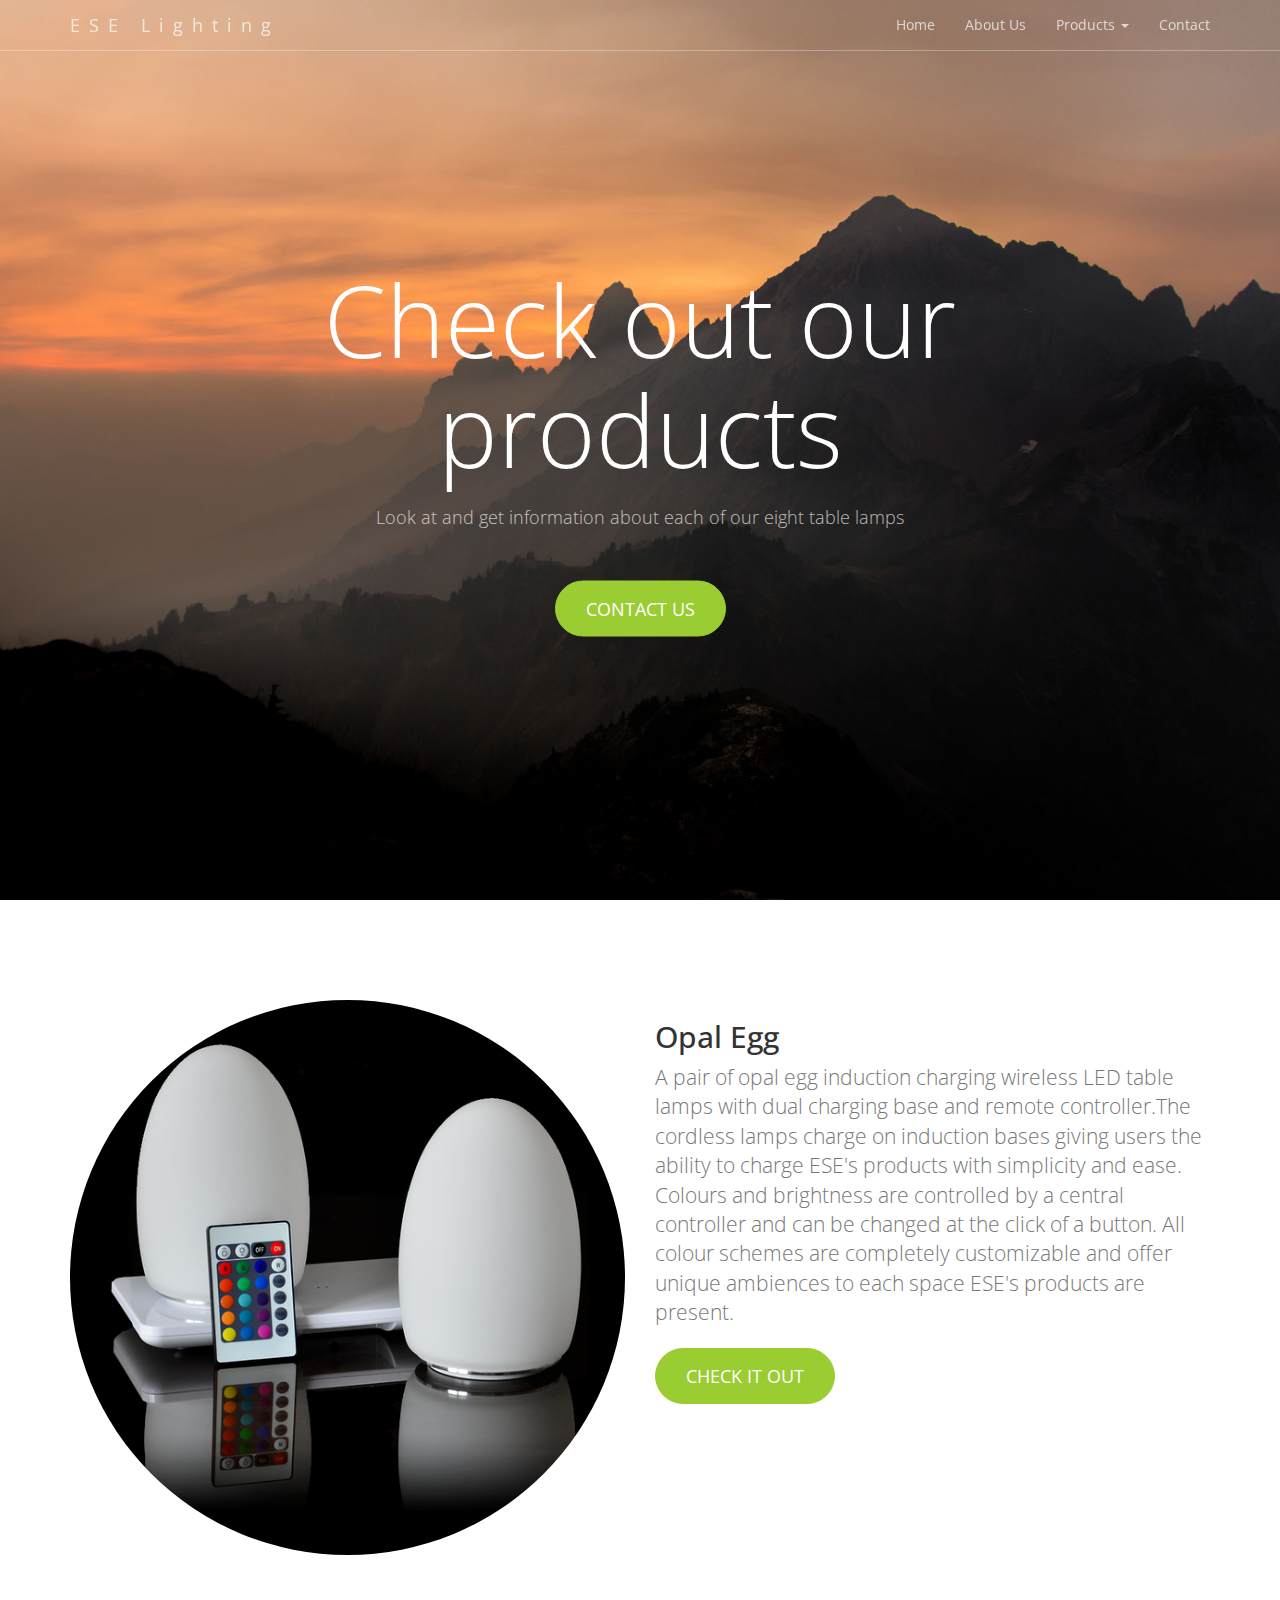
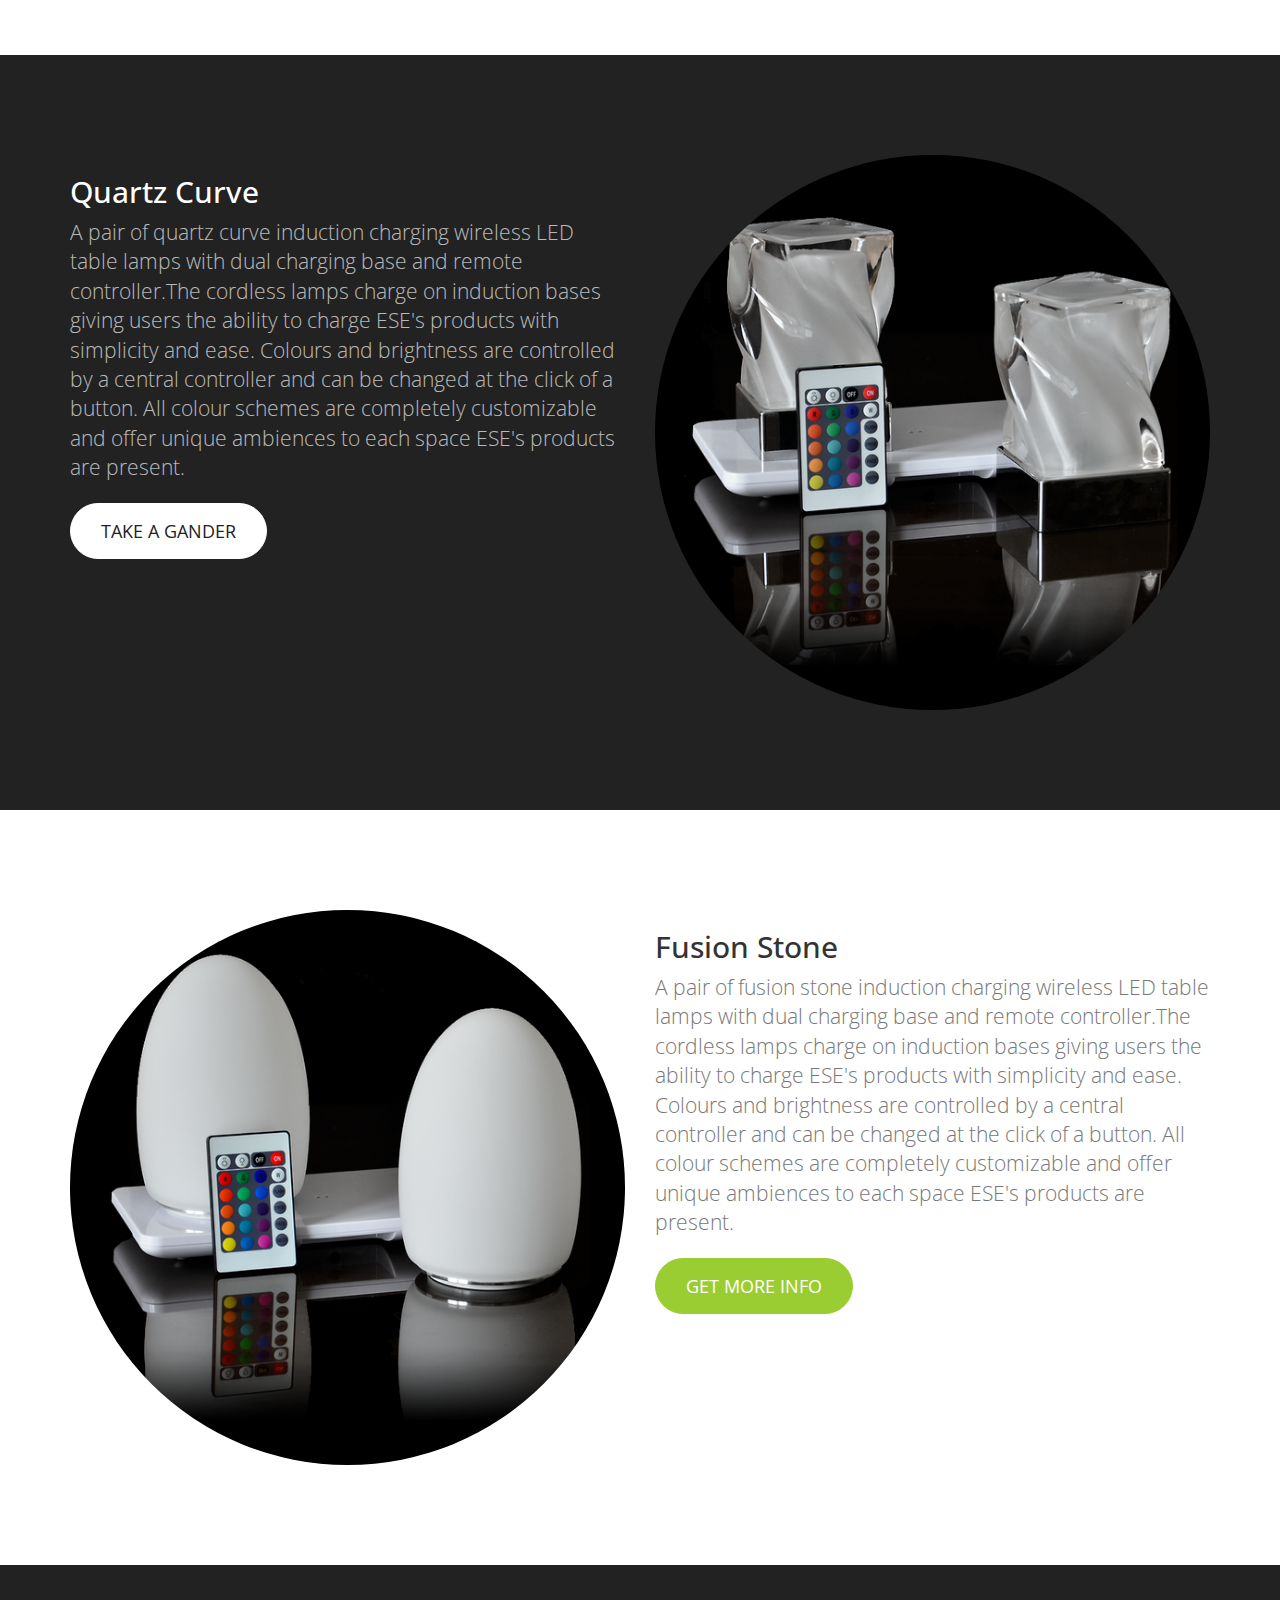
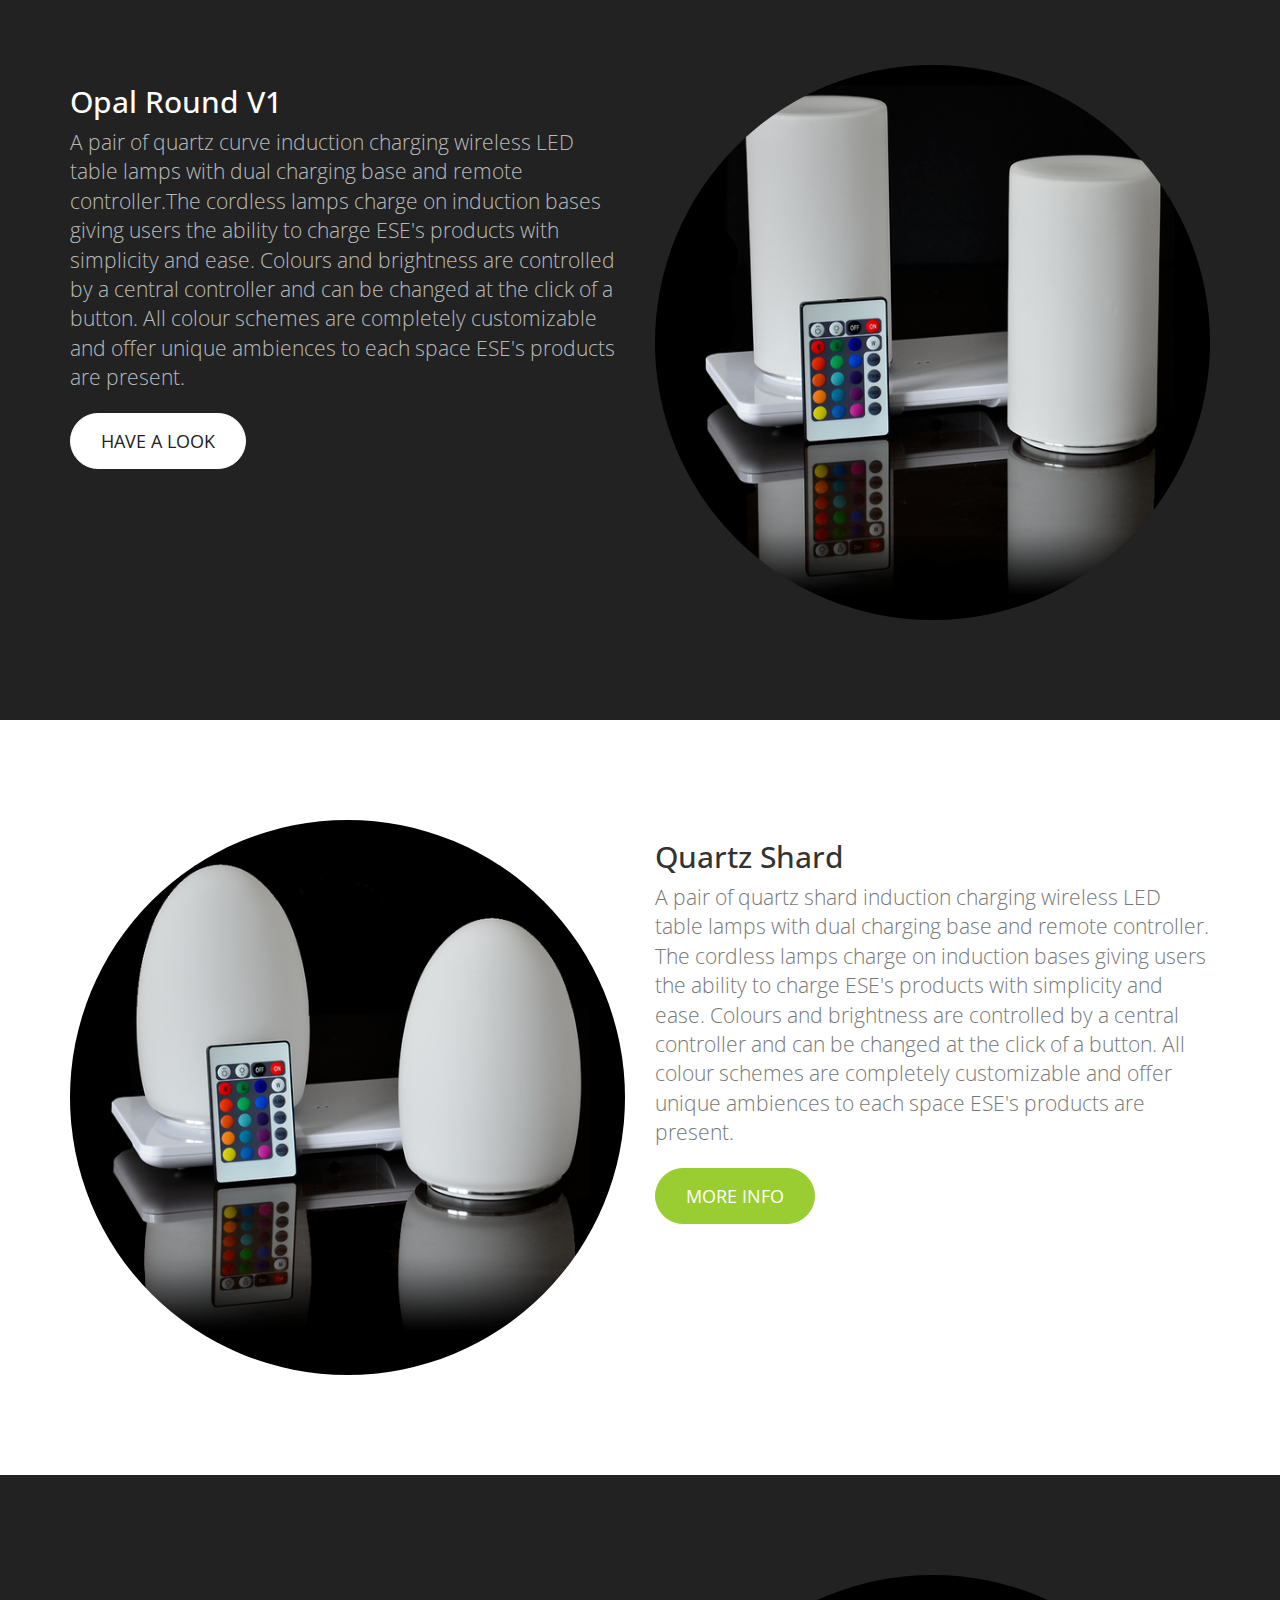
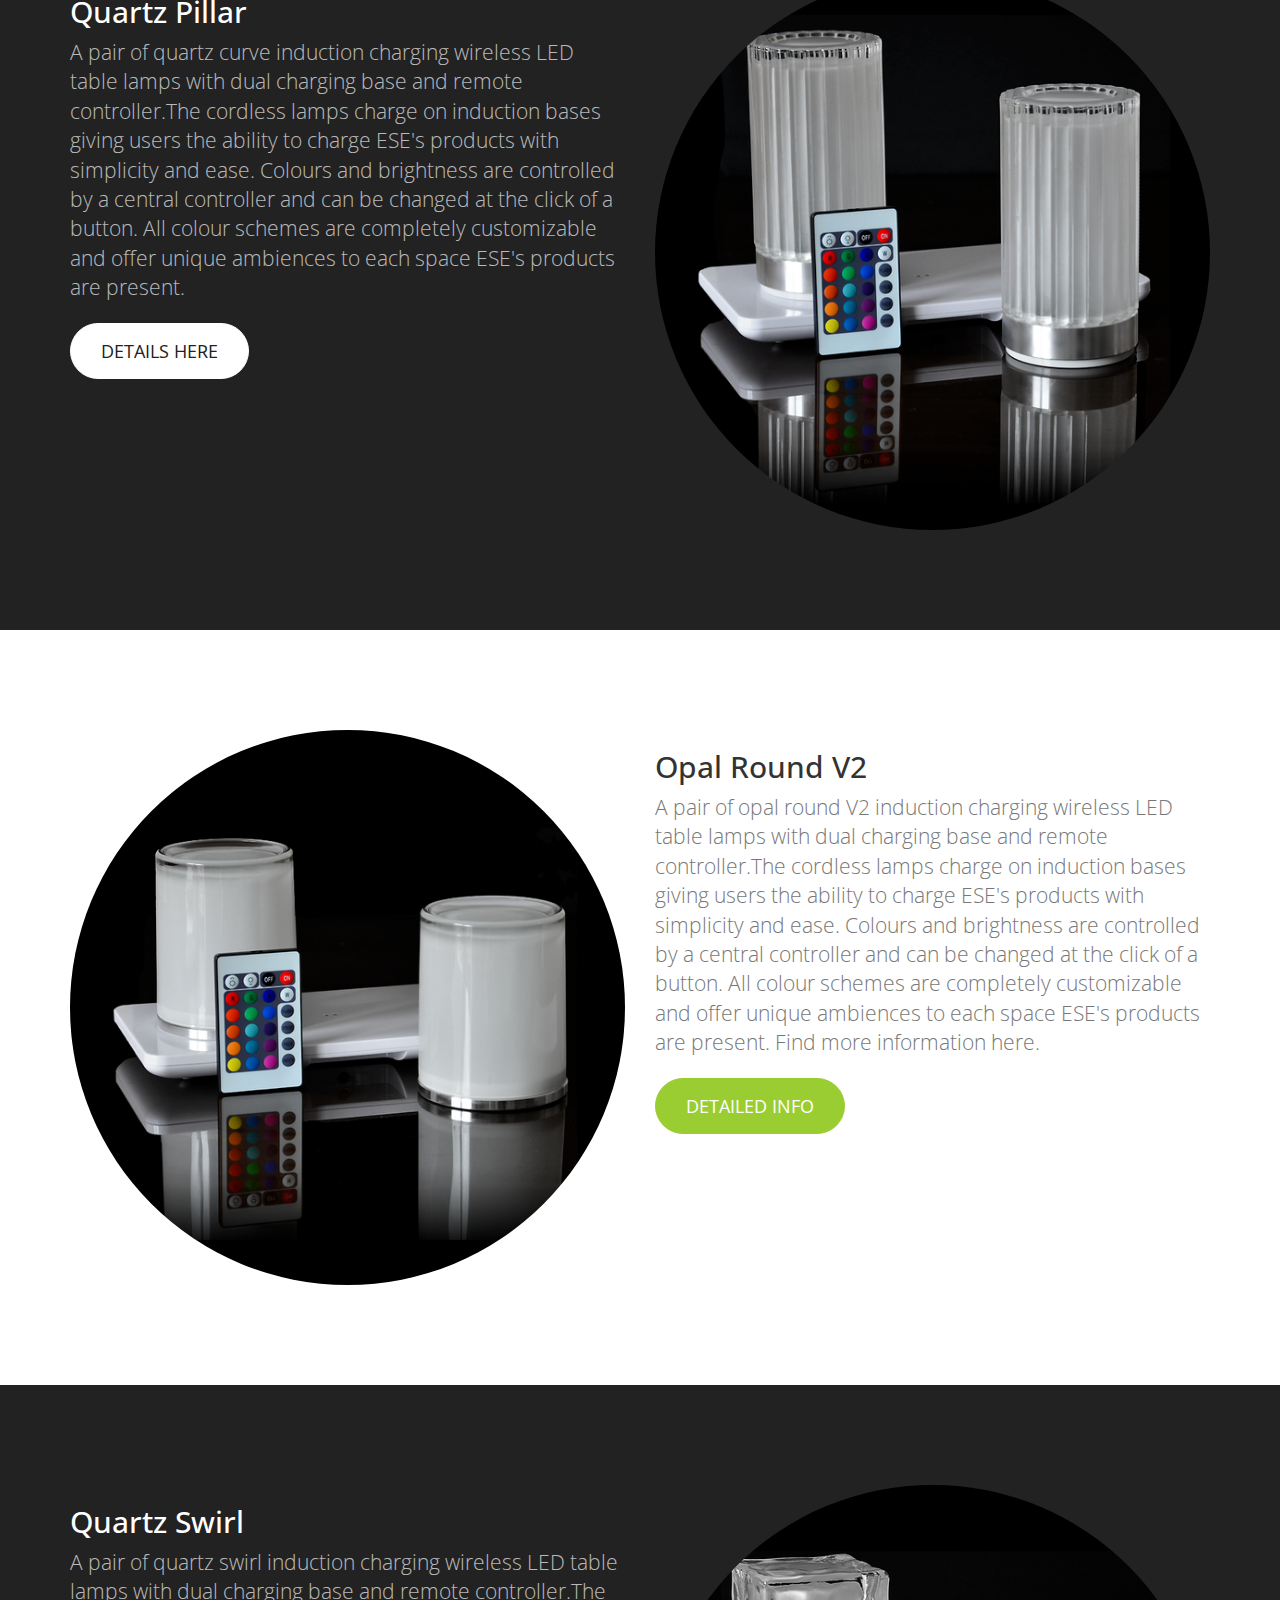
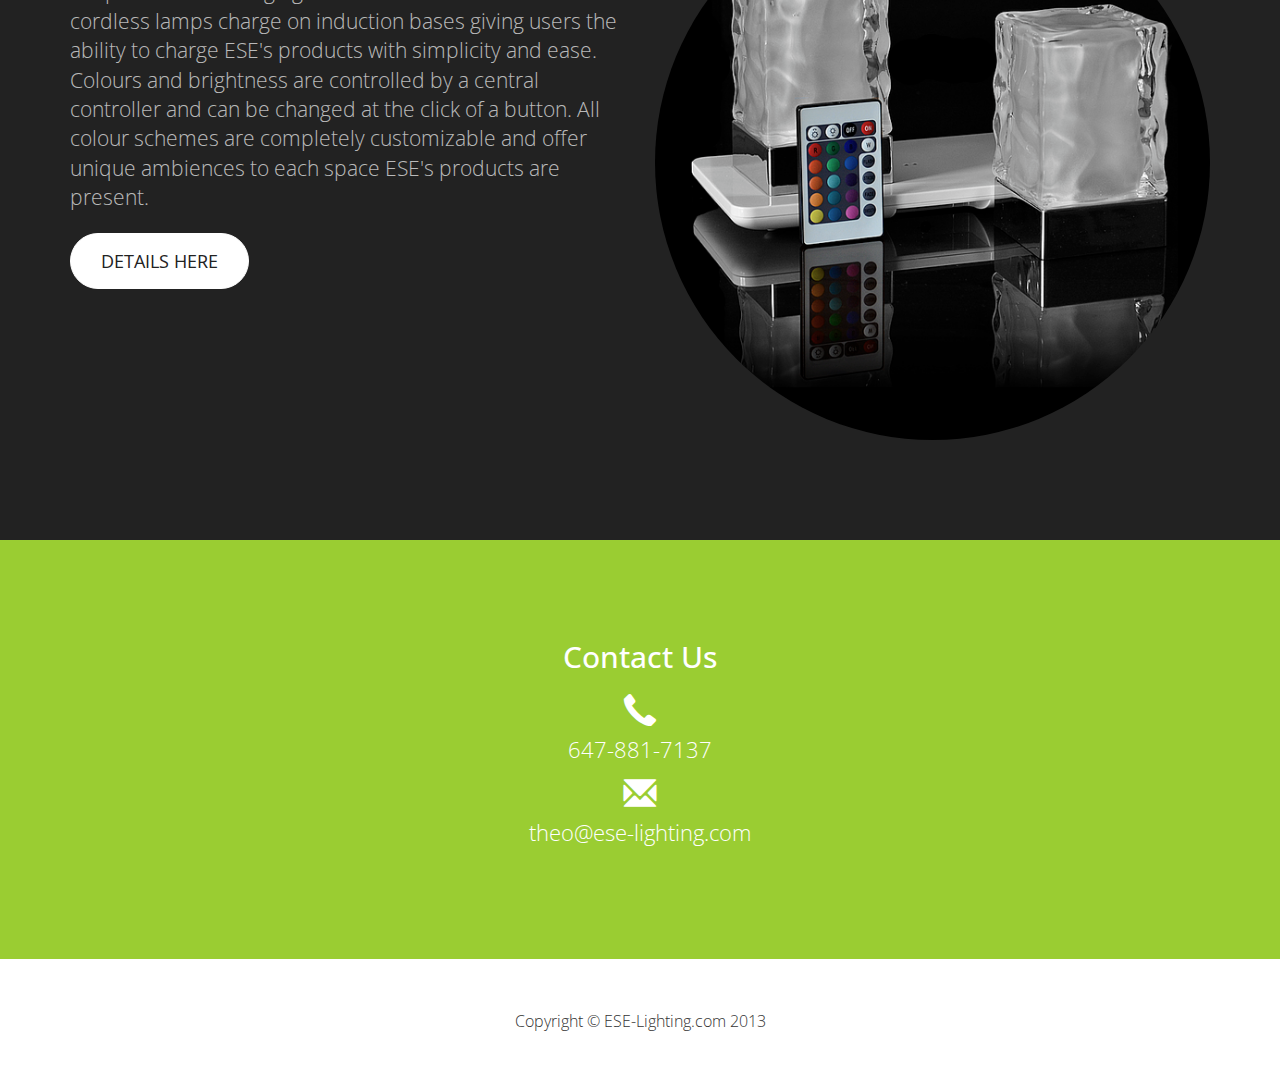
<file: products.html>
<!DOCTYPE html>
<html lang="en">

<head>

    <meta charset="utf-8">
    <meta http-equiv="X-UA-Compatible" content="IE=edge">
    <meta name="viewport" content="width=device-width, initial-scale=1">

    <title>ESE Lighting</title>

    <!-- Bootstrap Core CSS -->
    <link href="css/bootstrap.min.css" rel="stylesheet">

    <!-- Custom CSS: You can use this stylesheet to override any Bootstrap styles and/or apply your own styles -->
    <link href="css/custom.css" rel="stylesheet">

    <!-- Custom Fonts from Google -->
    <link href='http://fonts.googleapis.com/css?family=Open+Sans:300italic,400italic,600italic,700italic,800italic,400,300,600,700,800' rel='stylesheet' type='text/css'>
    
</head>

<body>

    <!-- Navigation -->
    <nav id="siteNav" class="navbar navbar-default navbar-fixed-top" role="navigation">
        <div class="container">
            <!-- Logo and responsive toggle -->
            <div class="navbar-header">
                <button type="button" class="navbar-toggle" data-toggle="collapse" data-target="#navbar">
                    <span class="sr-only">Toggle navigation</span>
                    <span class="icon-bar"></span>
                    <span class="icon-bar"></span>
                    <span class="icon-bar"></span>
                </button>
                <a class="navbar-brand" href="index.html">
                	ESE Lighting
                </a>
            </div>
            <!-- Navbar links -->
            <div class="collapse navbar-collapse" id="navbar">
                <ul class="nav navbar-nav navbar-right">
                    <li>
                        <a href="index.html">Home</a>
                    </li>
                    <li>
                        <a href="about.html">About Us</a>
                    </li>
					<li class="dropdown">
						<a href="products.html" class="dropdown-toggle" data-toggle="dropdown" role="button" aria-haspopup="true" aria-expanded="false">Products <span class="caret"></span></a>
						<ul class="dropdown-menu" aria-labelledby="about-us">
							<li class="active"><a href="products.html">Table Lamps</a></li>
							<li><a href="brochure.html">Brochure</a></li>
							<li><a href="benefits.html">Benefits</a></li>
						</ul>
					</li>
                    <li>
                        <a href="contact.html">Contact</a>
                    </li>
                </ul>
                
            </div><!-- /.navbar-collapse -->
        </div><!-- /.container -->
    </nav>

	<!-- Header -->
    <header>
        <div class="header-content">
            <div class="header-content-inner">
                <h1>Check out our products</h1>
                <p>Look at and get information about each of our eight table lamps</p>
                <a href="contact.html" class="btn btn-primary btn-lg">Contact Us</a>
            </div>
        </div>
    </header>

	<!-- Content 1 -->
    <section class="content">
        <div class="container">
            <div class="row">
                <div class="col-sm-6">
                    <img class="img-responsive img-circle center-block" src="images/egg.png" alt="">
                </div>
                <div class="col-sm-6">
                	<h2 class="section-header">Opal Egg</h2>
                	<p class="lead text-muted">A pair of opal egg induction charging wireless LED table lamps with dual charging base and remote controller.The cordless lamps charge on induction bases giving users the ability to charge ESE's products with simplicity and ease. Colours and brightness are controlled by a central controller and can be changed at the click of a button. All colour schemes are completely customizable and offer unique ambiences to each space ESE's products are present.</p>
                	<a href="brochure.html" class="btn btn-primary btn-lg">Check it out</a>
                </div>                
                
            </div>
        </div>
    </section>

	<!-- Content 2 -->
     <section class="content content-2">
        <div class="container">
            <div class="row">
                <div class="col-sm-6">
                	<h2 class="section-header">Quartz Curve</h2>
                	<p class="lead text-light">A pair of quartz curve induction charging wireless LED table lamps with dual charging base and remote controller.The cordless lamps charge on induction bases giving users the ability to charge ESE's products with simplicity and ease. Colours and brightness are controlled by a central controller and can be changed at the click of a button. All colour schemes are completely customizable and offer unique ambiences to each space ESE's products are present.</p>
                	<a href="brochure.html" class="btn btn-default btn-lg">Take a gander</a>
                </div>    
                <div class="col-sm-6">
                    <img class="img-responsive img-circle center-block" src="images/curve.png" alt="">
                </div>            
                
            </div>
        </div>
    </section>  
    
    <!--Content 3 --> 
        <section class="content">
        <div class="container">
            <div class="row">
                <div class="col-sm-6">
                    <img class="img-responsive img-circle center-block" src="images/egg.png" alt="">
                </div>
                <div class="col-sm-6">
                	<h2 class="section-header">Fusion Stone</h2>
                	<p class="lead text-muted">A pair of fusion stone induction charging wireless LED table lamps with dual charging base and remote controller.The cordless lamps charge on induction bases giving users the ability to charge ESE's products with simplicity and ease. Colours and brightness are controlled by a central controller and can be changed at the click of a button. All colour schemes are completely customizable and offer unique ambiences to each space ESE's products are present. </p>
                	<a href="brochure.html" class="btn btn-primary btn-lg">Get more info</a>
                </div>                
                
            </div>
        </div>
    </section>
    
    	<!-- Content 4 -->
     <section class="content content-2">
        <div class="container">
            <div class="row">
                <div class="col-sm-6">
                	<h2 class="section-header">Opal Round V1</h2>
                	<p class="lead text-light">A pair of quartz curve induction charging wireless LED table lamps with dual charging base and remote controller.The cordless lamps charge on induction bases giving users the ability to charge ESE's products with simplicity and ease. Colours and brightness are controlled by a central controller and can be changed at the click of a button. All colour schemes are completely customizable and offer unique ambiences to each space ESE's products are present.</p>
                	<a href="brochure.html" class="btn btn-default btn-lg">Have a look</a>
                </div>    
                <div class="col-sm-6">
                    <img class="img-responsive img-circle center-block" src="images/roundv1.png" alt="">
                </div>            
                
            </div>
        </div>
    </section>  
    
    	<!-- Content 5 -->
    <section class="content">
        <div class="container">
            <div class="row">
                <div class="col-sm-6">
                    <img class="img-responsive img-circle center-block" src="images/egg.png" alt="">
                </div>
                <div class="col-sm-6">
                	<h2 class="section-header">Quartz Shard</h2>
                	<p class="lead text-muted">A pair of quartz shard induction charging wireless LED table lamps with dual charging base and remote controller. The cordless lamps charge on induction bases giving users the ability to charge ESE's products with simplicity and ease. Colours and brightness are controlled by a central controller and can be changed at the click of a button. All colour schemes are completely customizable and offer unique ambiences to each space ESE's products are present.</p>
                	<a href="brochure.html" class="btn btn-primary btn-lg">More info</a>
                </div>                
                
            </div>
        </div>
    </section>
    
        	<!-- Content 6 -->
     <section class="content content-2">
        <div class="container">
            <div class="row">
                <div class="col-sm-6">
                	<h2 class="section-header">Quartz Pillar</h2>
                	<p class="lead text-light">A pair of quartz curve induction charging wireless LED table lamps with dual charging base and remote controller.The cordless lamps charge on induction bases giving users the ability to charge ESE's products with simplicity and ease. Colours and brightness are controlled by a central controller and can be changed at the click of a button. All colour schemes are completely customizable and offer unique ambiences to each space ESE's products are present.</p>
                	<a href="brochure.html" class="btn btn-default btn-lg">Details here</a>
                </div>    
                <div class="col-sm-6">
                    <img class="img-responsive img-circle center-block" src="images/pillar.png" alt="">
                </div>            
                
            </div>
        </div>
    </section>  
    
        	<!-- Content 7 -->
    <section class="content">
        <div class="container">
            <div class="row">
                <div class="col-sm-6">
                    <img class="img-responsive img-circle center-block" src="images/roundv2.png" alt="">
                </div>
                <div class="col-sm-6">
                	<h2 class="section-header">Opal Round V2</h2>
                	<p class="lead text-muted">A pair of opal round V2 induction charging wireless LED table lamps with dual charging base and remote controller.The cordless lamps charge on induction bases giving users the ability to charge ESE's products with simplicity and ease. Colours and brightness are controlled by a central controller and can be changed at the click of a button. All colour schemes are completely customizable and offer unique ambiences to each space ESE's products are present. Find more information here. </p>
                	<a href="brochure.html" class="btn btn-primary btn-lg">Detailed info</a>
                </div>                
                
            </div>
        </div>
    </section>
    
            	<!-- Content 8 -->
     <section class="content content-2">
        <div class="container">
            <div class="row">
                <div class="col-sm-6">
                	<h2 class="section-header">Quartz Swirl</h2>
                	<p class="lead text-light">A pair of quartz swirl induction charging wireless LED table lamps with dual charging base and remote controller.The cordless lamps charge on induction bases giving users the ability to charge ESE's products with simplicity and ease. Colours and brightness are controlled by a central controller and can be changed at the click of a button. All colour schemes are completely customizable and offer unique ambiences to each space ESE's products are present. </p>
                	<a href="brochure.html" class="btn btn-default btn-lg">Details here</a>
                </div>    
                <div class="col-sm-6">
                    <img class="img-responsive img-circle center-block" src="images/swirl.png" alt="">
                </div>            
                
            </div>
        </div>
    </section>  
    
    	<!-- Footer -->
    <footer class="page-footer">
    
    	<!-- Contact Us -->
        <div class="contact">
        	<div class="container">
				<h2 class="section-heading">Contact Us</h2>
				<p><span class="glyphicon glyphicon-earphone"></span><br> 647-881-7137</p>
				<p><span class="glyphicon glyphicon-envelope"></span><br> theo@ese-lighting.com</p>
        	</div>
        </div>
        	
        <!-- Copyright etc -->
        <div class="small-print">
        	<div class="container">
        		<p>Copyright &copy; ESE-Lighting.com 2013</p>
        	</div>
        </div>
        
    </footer>
</file>
<file: css/custom.css>
html,
body {
    width: 100%;
    height: 100%;
    font-family: 'Open Sans','Helvetica Neue',Arial,sans-serif;
}

a {
    color: yellowgreen;
    -webkit-transition: all .35s;
    -moz-transition: all .35s;
    transition: all .35s;
}

a:hover,
a:focus {
    color: forestgreen;
}

p {
    font-size: 16px;
    line-height: 1.5;
    line-height: 1.5;
}

header {
    position: relative;
    width: 100%;
    min-height: auto;
    text-align: center;
    color: #fff;
    background-image: url('../images/header.jpg');
    background-position: center;
    -webkit-background-size: cover;
    -moz-background-size: cover;
    background-size: cover;
    -o-background-size: cover;
}

header .header-content {
    position: relative;
    width: 100%;
    padding: 100px 15px 70px;
    text-align: center;
}

header .header-content .header-content-inner h1 {
    margin-top: 0;
    margin-bottom: 20px;
    font-size: 50px;
    font-weight: 300;
}

header .header-content .header-content-inner p {
    margin-bottom: 50px;
    font-size: 16px;
    font-weight: 300;
    color: rgba(255,255,255,.7);
}

@media(min-width:768px) {
    header {
        min-height: 100%;
    }

    header .header-content {
        position: absolute;
        top: 50%;
        padding: 0 50px;
        -webkit-transform: translateY(-50%);
        -ms-transform: translateY(-50%);
        transform: translateY(-50%);
    }

    header .header-content .header-content-inner {
        margin-right: auto;
        margin-left: auto;
        max-width: 1000px;
    }

	header .header-content .header-content-inner h1 {
    	font-size: 100px;
		}

    header .header-content .header-content-inner p {
        margin-right: auto;
        margin-left: auto;
        max-width: 80%;
        font-size: 18px;
    }
}

.section-heading {
    margin-top: 0;
    margin-bottom: 20px;
}

.intro {
	color: #fff;
    background-color: yellowgreen;
    padding: 70px 0;
    text-align: center;
}

.content {
    padding: 100px 0;
}

.content-2 {
	color: #fff;
    background-color: #222;
}

.content-3 {
	padding: 20px 0 40px;
	text-align: center;
}

.promo,
.promo h3,
.promo a:link,
.promo a:visited,
.promo a:hover,
.promo a:active {
    color: white;
	text-shadow: 0px 0px 40px black;
    text-decoration: none;
}

.promo-item {
    height: 200px;
    line-height: 180px;
    text-align: center;
}

.promo-item:hover {
    background-size: 110%; 
    border: 10px solid rgba(255,255,255,0.3);
    line-height: 160px;
}

.promo-item h3 {
    font-size: 40px;
    display: inline-block;
    vertical-align: middle;
}

.item-1 {
	background: url('../images/egg2.jpeg');
	}
	
.item-2 {
	background: url('../images/curve2.jpeg');
	}
	
.item-3 {
	background: url('../images/roundv1-2.jpeg');
	}
		
.item-1,
.item-2,
.item-3 {
	background-size: cover;
	background-position: 50% 50%;
	}

.page-footer {
	text-align: center;
	}

.page-footer .contact {
	padding: 100px 0;
	background-color: yellowgreen;
	color: #fff;
	}

.page-footer .contact p {
	font-size: 22px;
	font-weight: 300;
	}
	
.content-3 .glyphicon,	
.page-footer .contact .glyphicon {
	font-size: 32px;
	font-weight: 700;
	}
		
.page-footer .small-print {
	padding: 50px 0 40px;
	font-weight: 300;
	}

.text-light {
    color: rgba(255,255,255,.7);
}

.navbar-default {
    border-color: rgba(34,34,34,.05);
    background-color: #fff;
    -webkit-transition: all .35s;
    -moz-transition: all .35s;
    transition: all .35s;
}

.navbar-default .navbar-header .navbar-brand {
    color: yellowgreen;
}

.navbar-default .navbar-header .navbar-brand:hover,
.navbar-default .navbar-header .navbar-brand:focus {
    color: #eb3812;
}

.navbar-default .nav > li>a,
.navbar-default .nav>li>a:focus {
    color: #222;
}

.navbar-default .nav > li>a:hover,
.navbar-default .nav>li>a:focus:hover {
    color: yellowgreen;
}

.navbar-default .nav > li.active>a,
.navbar-default .nav>li.active>a:focus {
    color: yellowgreen!important;
    background-color: transparent;
}

.navbar-default .nav > li.active>a:hover,
.navbar-default .nav>li.active>a:focus:hover {
    background-color: transparent;
}

@media(min-width:768px) {
    .navbar-default {
        border-color: rgba(255,255,255,.3);
        background-color: transparent;
    }

    .navbar-default .navbar-header .navbar-brand {
        color: rgba(255,255,255,.7);
        letter-spacing: 0.5em;
    }

    .navbar-default .navbar-header .navbar-brand:hover,
    .navbar-default .navbar-header .navbar-brand:focus {
        color: #fff;
    }

    .navbar-default .nav > li>a,
    .navbar-default .nav>li>a:focus {
        color: rgba(255,255,255,.7);
    }

    .navbar-default .nav > li>a:hover,
    .navbar-default .nav>li>a:focus:hover {
        color: #fff;
    }

    .navbar-default.affix {
        border-color: #fff;
        background-color: #fff;
        box-shadow: 0px 7px 20px 0px rgba(0,0,0,0.1);
    }

    .navbar-default.affix .navbar-header .navbar-brand {
        letter-spacing: 0;
        color: yellowgreen;
    }

    .navbar-default.affix .navbar-header .navbar-brand:hover,
    .navbar-default.affix .navbar-header .navbar-brand:focus {
        color: #eb3812;
    }

    .navbar-default.affix .nav > li>a,
    .navbar-default.affix .nav>li>a:focus {
        color: #222;
    }

    .navbar-default.affix .nav > li>a:hover,
    .navbar-default.affix .nav>li>a:focus:hover {
        color: yellowgreen;
    }
}

.btn-default {
    border-color: #fff;
    color: #222;
    background-color: #fff;
    -webkit-transition: all .35s;
    -moz-transition: all .35s;
    transition: all .35s;
}

.btn-default:hover,
.btn-default:focus,
.btn-default.focus,
.btn-default:active,
.btn-default.active,
.open > .dropdown-toggle.btn-default {
    border-color: #eee;
    color: #222;
    background-color: #eee;
}

.btn-default:active,
.btn-default.active,
.open > .dropdown-toggle.btn-default {
    background-image: none;
}

.btn-default.disabled,
.btn-default[disabled],
fieldset[disabled] .btn-default,
.btn-default.disabled:hover,
.btn-default[disabled]:hover,
fieldset[disabled] .btn-default:hover,
.btn-default.disabled:focus,
.btn-default[disabled]:focus,
fieldset[disabled] .btn-default:focus,
.btn-default.disabled.focus,
.btn-default[disabled].focus,
fieldset[disabled] .btn-default.focus,
.btn-default.disabled:active,
.btn-default[disabled]:active,
fieldset[disabled] .btn-default:active,
.btn-default.disabled.active,
.btn-default[disabled].active,
fieldset[disabled] .btn-default.active {
    border-color: #fff;
    background-color: #fff;
}

.btn-default .badge {
    color: #fff;
    background-color: #222;
}

.btn-primary {
    border-color: yellowgreen;
    color: #fff;
    background-color: yellowgreen;
    -webkit-transition: all .35s;
    -moz-transition: all .35s;
    transition: all .35s;
}

.btn-primary:hover,
.btn-primary:focus,
.btn-primary.focus,
.btn-primary:active,
.btn-primary.active,
.open > .dropdown-toggle.btn-primary {
    border-color: limegreen;
    color: #fff;
    background-color: limegreen;
}

.btn-primary:active,
.btn-primary.active,
.open > .dropdown-toggle.btn-primary {
    background-image: none;
}

.btn-primary.disabled,
.btn-primary[disabled],
fieldset[disabled] .btn-primary,
.btn-primary.disabled:hover,
.btn-primary[disabled]:hover,
fieldset[disabled] .btn-primary:hover,
.btn-primary.disabled:focus,
.btn-primary[disabled]:focus,
fieldset[disabled] .btn-primary:focus,
.btn-primary.disabled.focus,
.btn-primary[disabled].focus,
fieldset[disabled] .btn-primary.focus,
.btn-primary.disabled:active,
.btn-primary[disabled]:active,
fieldset[disabled] .btn-primary:active,
.btn-primary.disabled.active,
.btn-primary[disabled].active,
fieldset[disabled] .btn-primary.active {
    border-color: yellowgreen;
    background-color: yellowgreen;
}

.btn-primary .badge {
    color: yellowgreen;
    background-color: #fff;
}


.btn {
    border-radius: 300px;
    text-transform: uppercase;
}

.btn-lg {
    padding: 15px 30px;
}

::-moz-selection {
    text-shadow: none;
    color: #fff;
    background: #222;
}

::selection {
    text-shadow: none;
    color: #fff;
    background: #222;
}

img::selection {
    color: #fff;
    background: 0 0;
}

img::-moz-selection {
    color: #fff;
    background: 0 0;
}

.text-primary {
    color: yellowgreen;
}

.bg-primary {
    background-color: yellowgreen;
}
</file>
